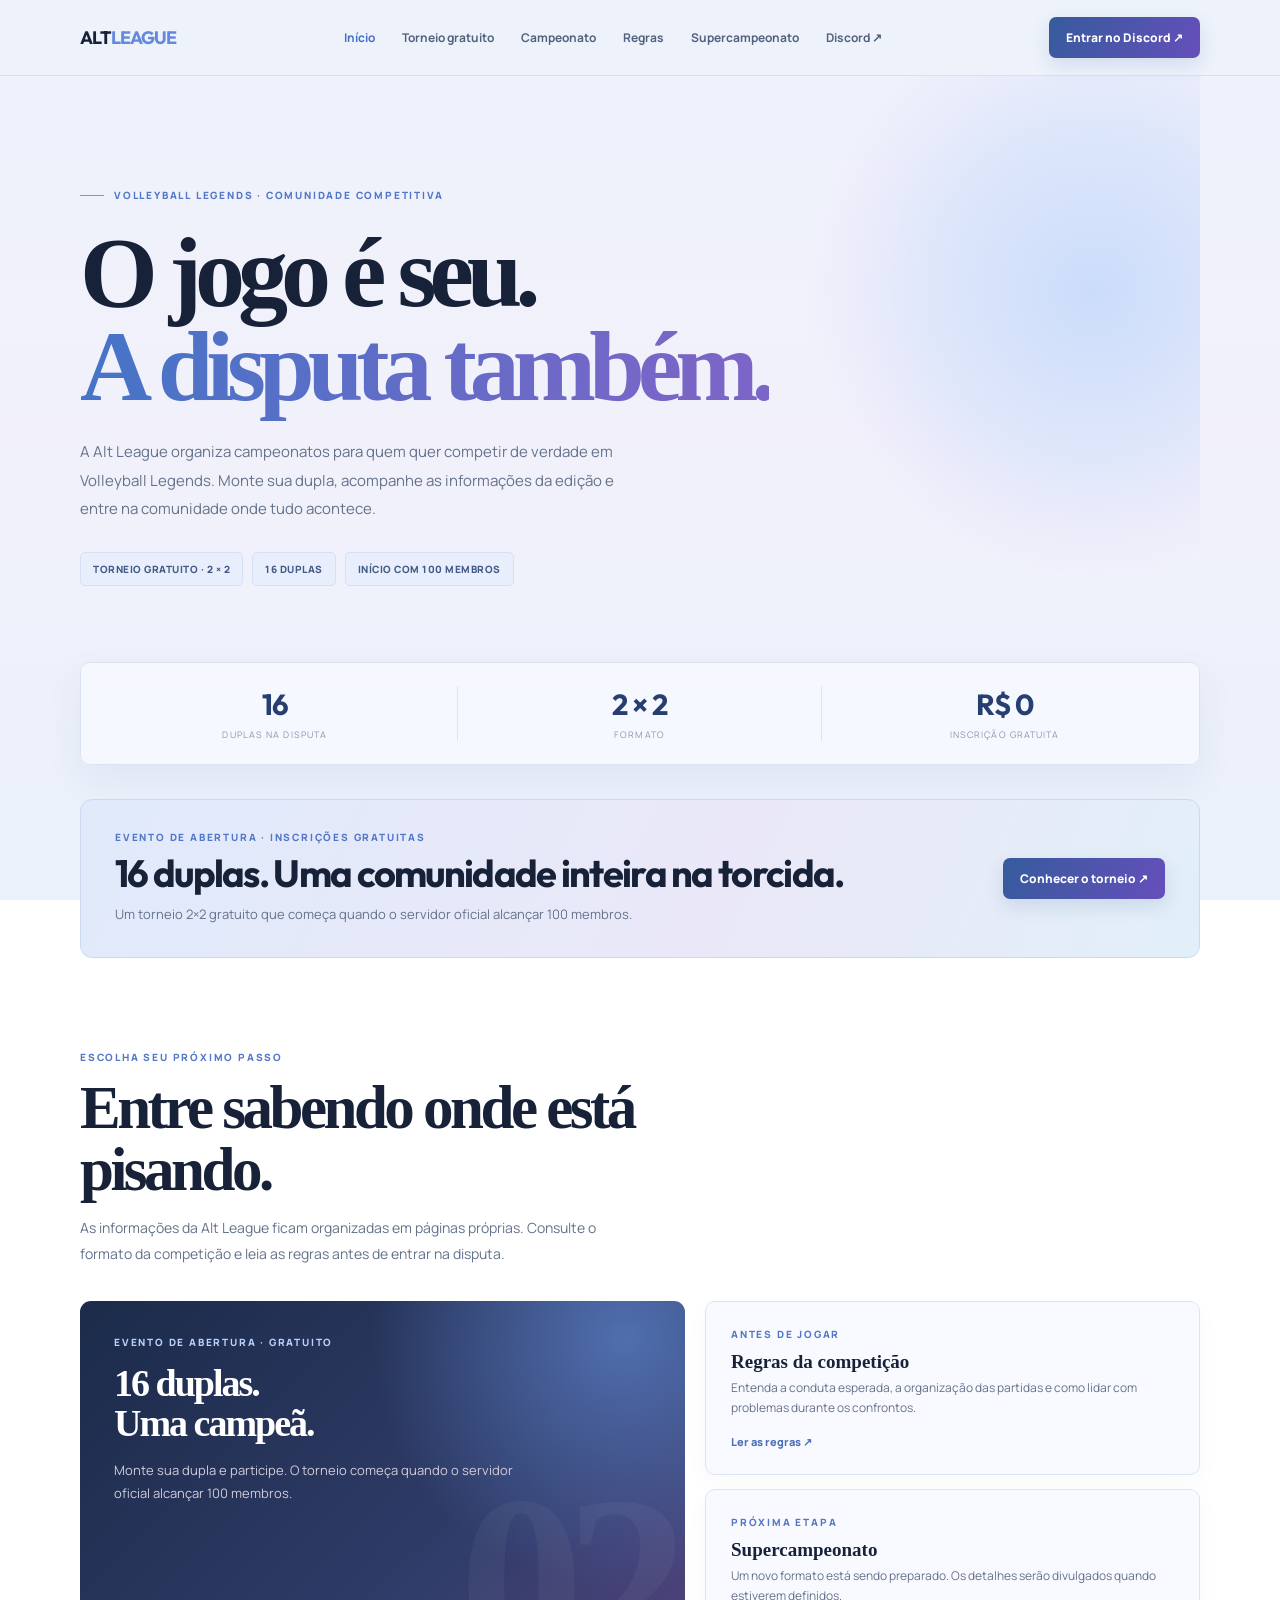
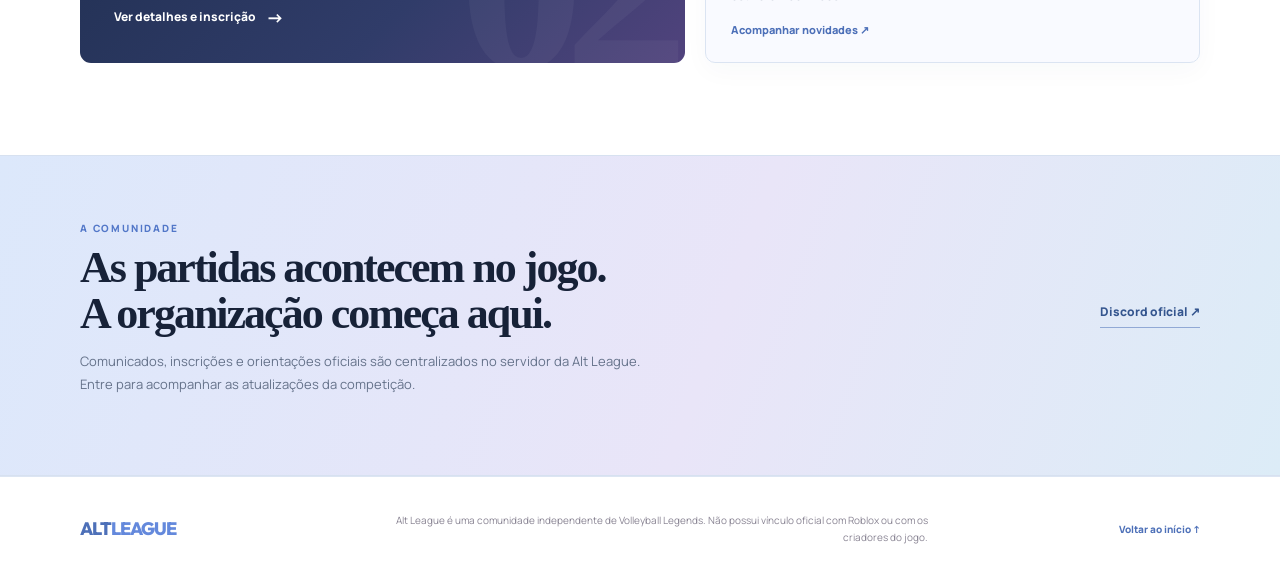
<file: index.html>
<!doctype html><html lang="pt-BR"><head><meta charset="utf-8"><meta name="viewport" content="width=device-width,initial-scale=1"><meta name="theme-color" content="#f8f7fb"><meta name="description" content="Alt League — comunidade competitiva de Volleyball Legends. Acompanhe campeonatos, regras e novidades."><title>Alt League — Competição começa aqui</title><link rel="stylesheet" href="/styles.css"></head><body id="topo">
<header class="nav"><div class="navin"><a class="wordmark" href="/">ALT<span>LEAGUE</span></a><nav class="links" id="links"><a href="/" aria-current="page">Início</a><a href="/torneio-gratuito">Torneio gratuito</a><a href="/campeonato">Campeonato</a><a href="/regras">Regras</a><a href="/supercampeonato">Supercampeonato</a><a href="https://discord.gg/altleague" target="_blank" rel="noopener">Discord ↗</a></nav><a class="discord" href="https://discord.gg/altleague" target="_blank" rel="noopener">Entrar no Discord ↗</a><button class="menu" id="menu" aria-label="Abrir menu" aria-expanded="false">☰</button></div></header>
<main><section class="hero wrap"><div class="hero-inner"><div class="eyebrow">Volleyball Legends · Comunidade competitiva</div><h1>O jogo é seu.<br><span>A disputa também.</span></h1><p>A Alt League organiza campeonatos para quem quer competir de verdade em Volleyball Legends. Monte sua dupla, acompanhe as informações da edição e entre na comunidade onde tudo acontece.</p><div class="hero-meta"><span class="chip">TORNEIO GRATUITO · 2 × 2</span><span class="chip">16 DUPLAS</span><span class="chip">INÍCIO COM 100 MEMBROS</span></div></div></section>
<div class="stats wrap"><div class="stat"><strong>16</strong><span>DUPLAS NA DISPUTA</span></div><div class="stat"><strong>2 × 2</strong><span>FORMATO</span></div><div class="stat"><strong>R$ 0</strong><span>INSCRIÇÃO GRATUITA</span></div></div>
<section class="wrap promo-tournament"><div><div class="kicker">Evento de abertura · Inscrições gratuitas</div><h2>16 duplas. Uma comunidade inteira na torcida.</h2><p>Um torneio 2×2 gratuito que começa quando o servidor oficial alcançar 100 membros.</p></div><a class="discord" href="/torneio-gratuito">Conhecer o torneio ↗</a></section><section class="section wrap"><div class="sectionhead"><div class="kicker">Escolha seu próximo passo</div><h2>Entre sabendo onde está pisando.</h2><p>As informações da Alt League ficam organizadas em páginas próprias. Consulte o formato da competição e leia as regras antes de entrar na disputa.</p></div><div class="feature"><article class="feature-main"><div><div class="kicker">Evento de abertura · gratuito</div><h3>16 duplas.<br>Uma campeã.</h3><p>Monte sua dupla e participe. O torneio começa quando o servidor oficial alcançar 100 membros.</p></div><a class="textlink" href="/torneio-gratuito">Ver detalhes e inscrição <span>→</span></a></article><div class="feature-side"><article class="tile"><div><div class="kicker">Antes de jogar</div><h3>Regras da competição</h3><p>Entenda a conduta esperada, a organização das partidas e como lidar com problemas durante os confrontos.</p></div><a href="/regras">Ler as regras ↗</a></article><article class="tile"><div><div class="kicker">Próxima etapa</div><h3>Supercampeonato</h3><p>Um novo formato está sendo preparado. Os detalhes serão divulgados quando estiverem definidos.</p></div><a href="/supercampeonato">Acompanhar novidades ↗</a></article></div></div></section>
<section class="band"><div class="wrap bandin"><div><div class="kicker">A comunidade</div><h2>As partidas acontecem no jogo.<br>A organização começa aqui.</h2><p>Comunicados, inscrições e orientações oficiais são centralizados no servidor da Alt League. Entre para acompanhar as atualizações da competição.</p></div><a class="bandlink" href="https://discord.gg/altleague" target="_blank" rel="noopener">Discord oficial ↗</a></div></section></main>
<footer class="footer"><div class="wrap foot"><a class="wordmark" href="/">ALT<span>LEAGUE</span></a><p>Alt League é uma comunidade independente de Volleyball Legends. Não possui vínculo oficial com Roblox ou com os criadores do jogo.</p><a href="#topo">Voltar ao início ↑</a></div></footer>
<script>const menu=document.getElementById('menu'),links=document.getElementById('links');menu.addEventListener('click',()=>{const open=links.classList.toggle('open');menu.setAttribute('aria-expanded',String(open))});links.querySelectorAll('a').forEach(a=>a.addEventListener('click',()=>{links.classList.remove('open');menu.setAttribute('aria-expanded','false')}));</script><script src="/script.js" defer></script></body></html>
</file>
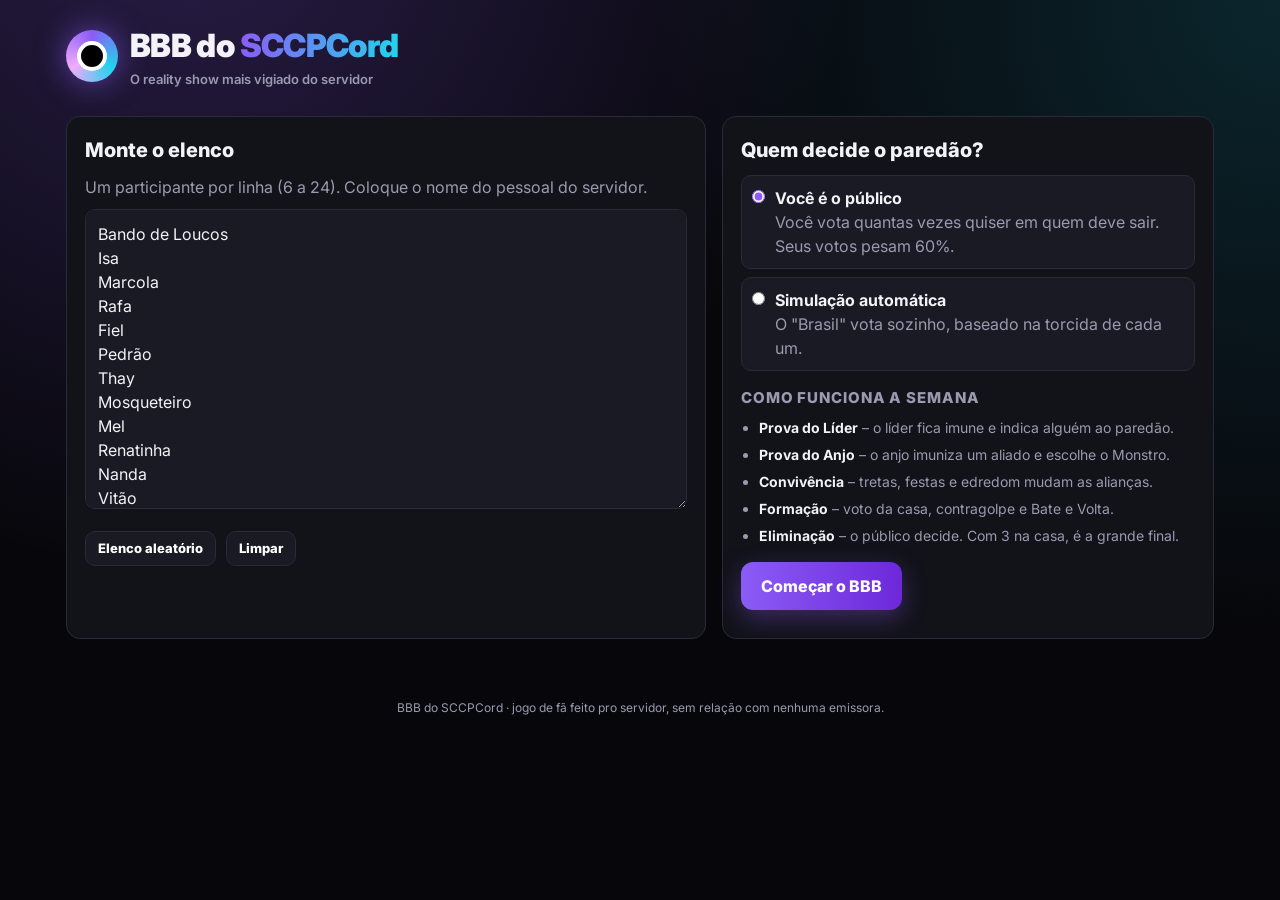
<file: bbb/index.html>
<!DOCTYPE html>
<html lang="pt-BR">
<head>
  <meta charset="UTF-8" />
  <meta name="viewport" content="width=device-width, initial-scale=1.0" />
  <title>BBB do SCCPCord</title>
  <meta name="description" content="Simulador do BBB do SCCPCord: líder, anjo, monstro, paredão e votação do público." />
  <link rel="preconnect" href="https://fonts.googleapis.com">
  <link rel="preconnect" href="https://fonts.gstatic.com" crossorigin>
  <link href="https://fonts.googleapis.com/css2?family=Inter:wght@400;600;700;800;900&display=swap" rel="stylesheet">
  <style>
    :root {
      --bg: #07070b;
      --panel: #121219;
      --panel-2: #1a1a24;
      --line: #2a2a38;
      --text: #f2f2f7;
      --muted: #9a9ab0;
      --accent: #8b5cf6;
      --accent-2: #22d3ee;
      --gold: #fbbf24;
      --red: #ef4444;
      --green: #22c55e;
      --angel: #93c5fd;
      --radius: 14px;
    }
    * { margin: 0; padding: 0; box-sizing: border-box; }
    body {
      font-family: 'Inter', system-ui, sans-serif;
      background: var(--bg);
      background-image:
        radial-gradient(circle at 15% -10%, rgba(139,92,246,.25), transparent 45%),
        radial-gradient(circle at 100% 0%, rgba(34,211,238,.15), transparent 40%);
      background-attachment: fixed;
      color: var(--text);
      min-height: 100vh;
      line-height: 1.5;
    }
    button { font: inherit; cursor: pointer; border: 0; }
    .wrap { max-width: 1180px; margin: 0 auto; padding: 0 16px; }

    /* Header */
    header { padding: 22px 0 10px; }
    .top { display: flex; align-items: center; justify-content: space-between; gap: 12px; flex-wrap: wrap; }
    .logo { display: flex; align-items: center; gap: 12px; }
    .eye {
      width: 52px; height: 52px; border-radius: 50%;
      background: conic-gradient(from 0deg, var(--accent), var(--accent-2), #f0abfc, var(--accent));
      display: grid; place-items: center;
      box-shadow: 0 0 30px rgba(139,92,246,.6);
      animation: spin 8s linear infinite;
    }
    .eye::after {
      content: ""; width: 22px; height: 22px; border-radius: 50%;
      background: #000; border: 4px solid #fff;
    }
    @keyframes spin { to { transform: rotate(360deg); } }
    .logo h1 { font-size: clamp(22px, 4vw, 32px); font-weight: 900; letter-spacing: -.02em; }
    .logo h1 span {
      background: linear-gradient(90deg, var(--accent), var(--accent-2));
      -webkit-background-clip: text; background-clip: text; color: transparent;
    }
    .logo small { display: block; color: var(--muted); font-size: 13px; font-weight: 600; }
    .pills { display: flex; gap: 8px; flex-wrap: wrap; }
    .pill {
      background: var(--panel-2); border: 1px solid var(--line);
      padding: 6px 12px; border-radius: 999px; font-size: 13px; font-weight: 700;
    }

    /* Buttons */
    .btn {
      background: linear-gradient(90deg, var(--accent), #6d28d9);
      color: #fff; font-weight: 800; padding: 12px 20px; border-radius: 12px;
      box-shadow: 0 8px 24px rgba(139,92,246,.35);
      transition: transform .15s, filter .15s;
    }
    .btn:hover { transform: translateY(-1px); filter: brightness(1.1); }
    .btn:disabled { opacity: .5; cursor: not-allowed; transform: none; }
    .btn.ghost { background: var(--panel-2); border: 1px solid var(--line); box-shadow: none; }
    .btn.small { padding: 7px 12px; font-size: 13px; border-radius: 10px; }
    .btn.danger { background: linear-gradient(90deg, #ef4444, #b91c1c); box-shadow: 0 8px 24px rgba(239,68,68,.3); }

    .card {
      background: var(--panel); border: 1px solid var(--line);
      border-radius: var(--radius); padding: 18px;
    }
    h2 { font-size: 20px; font-weight: 800; margin-bottom: 10px; }
    h3 { font-size: 15px; font-weight: 800; margin-bottom: 8px; color: var(--muted); text-transform: uppercase; letter-spacing: .06em; }
    .muted { color: var(--muted); }
    .hidden { display: none !important; }

    /* Setup */
    #setup { display: grid; grid-template-columns: 1.3fr 1fr; gap: 16px; margin: 16px 0 40px; }
    textarea, input[type=text] {
      width: 100%; background: var(--panel-2); color: var(--text);
      border: 1px solid var(--line); border-radius: 10px; padding: 12px; font: inherit;
    }
    textarea { min-height: 300px; resize: vertical; }
    .opt { display: flex; gap: 10px; align-items: flex-start; padding: 10px; border-radius: 10px; background: var(--panel-2); border: 1px solid var(--line); margin-bottom: 8px; cursor: pointer; }
    .opt input { margin-top: 4px; accent-color: var(--accent); }
    .opt b { display: block; }
    .rules li { margin: 0 0 6px 18px; color: var(--muted); font-size: 14px; }
    .rules li b { color: var(--text); }

    /* Game */
    #game { margin: 16px 0 40px; }
    .layout { display: grid; grid-template-columns: 1.6fr 1fr; gap: 16px; align-items: start; }
    .stage { min-height: 300px; }
    .phase-tag {
      display: inline-block; font-size: 12px; font-weight: 800; letter-spacing: .08em;
      text-transform: uppercase; padding: 4px 10px; border-radius: 999px;
      background: rgba(139,92,246,.18); color: #c4b5fd; margin-bottom: 10px;
    }
    .stage-body p { margin-bottom: 10px; }
    .stage-body .big { font-size: 22px; font-weight: 900; }
    .stage-actions { display: flex; gap: 10px; flex-wrap: wrap; margin-top: 16px; }
    .vote-list { list-style: none; display: grid; grid-template-columns: repeat(auto-fill, minmax(200px, 1fr)); gap: 6px; margin: 10px 0; }
    .vote-list li { background: var(--panel-2); padding: 6px 10px; border-radius: 8px; font-size: 14px; }
    .bars { margin: 12px 0; display: grid; gap: 10px; }
    .bar-row { display: grid; grid-template-columns: 110px 1fr 60px; gap: 10px; align-items: center; font-weight: 700; }
    .bar-row .name { overflow: hidden; text-overflow: ellipsis; white-space: nowrap; }
    .bar { height: 16px; border-radius: 999px; background: var(--panel-2); overflow: hidden; }
    .bar i { display: block; height: 100%; width: 0; background: linear-gradient(90deg, var(--accent), var(--red)); transition: width 1.4s ease; }
    .bar.win i { background: linear-gradient(90deg, var(--accent-2), var(--green)); }
    .reveal { animation: pop .6s ease; }
    @keyframes pop { from { transform: scale(.85); opacity: 0; } to { transform: scale(1); opacity: 1; } }

    .vote-buttons { display: grid; grid-template-columns: repeat(auto-fill, minmax(160px, 1fr)); gap: 10px; margin: 12px 0; }
    .vote-btn {
      background: var(--panel-2); border: 1px solid var(--line); color: var(--text);
      border-radius: 12px; padding: 14px; text-align: center; font-weight: 800;
      transition: border-color .15s, transform .1s;
    }
    .vote-btn:hover { border-color: var(--red); }
    .vote-btn:active { transform: scale(.97); }
    .vote-btn .count { display: block; font-size: 12px; color: var(--muted); font-weight: 600; margin-top: 4px; }
    .vote-btn.positive:hover { border-color: var(--green); }

    .log { max-height: 520px; overflow-y: auto; }
    .log-entry { padding: 8px 0; border-bottom: 1px solid var(--line); font-size: 14px; }
    .log-entry:last-child { border-bottom: 0; }
    .log-entry .wk { font-size: 11px; font-weight: 800; color: var(--accent-2); text-transform: uppercase; letter-spacing: .06em; }

    .house { margin-top: 16px; }
    .grid { display: grid; grid-template-columns: repeat(auto-fill, minmax(130px, 1fr)); gap: 10px; }
    .p {
      background: var(--panel); border: 1px solid var(--line); border-radius: var(--radius);
      padding: 12px 10px; text-align: center; position: relative; transition: transform .2s, border-color .2s;
    }
    .p .av {
      width: 64px; height: 64px; border-radius: 50%; margin: 0 auto 8px;
      display: grid; place-items: center; font-size: 26px; font-weight: 900; color: #fff;
      border: 3px solid transparent;
    }
    .p .nm { font-weight: 800; font-size: 14px; overflow: hidden; text-overflow: ellipsis; white-space: nowrap; }
    .p .badges { display: flex; flex-wrap: wrap; justify-content: center; gap: 4px; margin-top: 6px; min-height: 20px; }
    .badge { font-size: 10px; font-weight: 800; padding: 2px 6px; border-radius: 999px; text-transform: uppercase; letter-spacing: .04em; }
    .b-lider { background: rgba(251,191,36,.2); color: var(--gold); }
    .b-anjo { background: rgba(147,197,253,.2); color: var(--angel); }
    .b-imune { background: rgba(34,197,94,.2); color: var(--green); }
    .b-monstro { background: rgba(244,114,182,.2); color: #f9a8d4; }
    .b-paredao { background: rgba(239,68,68,.25); color: #fca5a5; }
    .b-vip { background: rgba(34,211,238,.18); color: var(--accent-2); }
    .p.lider { border-color: var(--gold); }
    .p.paredao { border-color: var(--red); box-shadow: 0 0 18px rgba(239,68,68,.3); }
    .p.out { opacity: .4; filter: grayscale(1); }
    .p .torcida { height: 4px; border-radius: 999px; background: var(--panel-2); margin-top: 8px; overflow: hidden; }
    .p .torcida i { display: block; height: 100%; background: var(--accent-2); }
    .p .sub { font-size: 11px; color: var(--muted); margin-top: 4px; }

    .winner { text-align: center; padding: 20px 0; }
    .winner .crown { font-size: 60px; animation: pop .8s ease; }
    .winner .wname { font-size: clamp(28px, 6vw, 44px); font-weight: 900; background: linear-gradient(90deg, var(--gold), #fde68a); -webkit-background-clip: text; background-clip: text; color: transparent; }
    .rank { list-style: none; margin-top: 10px; }
    .rank li { display: flex; justify-content: space-between; gap: 12px; padding: 6px 10px; border-radius: 8px; font-size: 14px; }
    .rank li:nth-child(odd) { background: var(--panel-2); }
    .rank li span:last-child { text-align: right; }

    footer { text-align: center; color: var(--muted); font-size: 12px; padding: 20px 16px 30px; }

    @media (max-width: 860px) {
      #setup, .layout { grid-template-columns: 1fr; }
      .log { max-height: 300px; }
      .bar-row { grid-template-columns: 80px 1fr 52px; }
    }
  </style>
</head>
<body>
  <header>
    <div class="wrap top">
      <div class="logo">
        <div class="eye" aria-hidden="true"></div>
        <div>
          <h1>BBB do <span>SCCPCord</span></h1>
          <small>O reality show mais vigiado do servidor</small>
        </div>
      </div>
      <div class="pills" id="pills"></div>
    </div>
  </header>

  <main class="wrap">
    <!-- Tela de configuração -->
    <section id="setup">
      <div class="card">
        <h2>Monte o elenco</h2>
        <p class="muted" style="margin-bottom:10px">Um participante por linha (6 a 24). Coloque o nome do pessoal do servidor.</p>
        <textarea id="names" spellcheck="false"></textarea>
        <div class="stage-actions">
          <button class="btn ghost small" id="shuffleNames">Elenco aleatório</button>
          <button class="btn ghost small" id="clearNames">Limpar</button>
        </div>
      </div>
      <div class="card">
        <h2>Quem decide o paredão?</h2>
        <label class="opt"><input type="radio" name="mode" value="publico" checked>
          <span><b>Você é o público</b><span class="muted">Você vota quantas vezes quiser em quem deve sair. Seus votos pesam 60%.</span></span>
        </label>
        <label class="opt"><input type="radio" name="mode" value="auto">
          <span><b>Simulação automática</b><span class="muted">O "Brasil" vota sozinho, baseado na torcida de cada um.</span></span>
        </label>
        <h3 style="margin-top:16px">Como funciona a semana</h3>
        <ul class="rules">
          <li><b>Prova do Líder</b> – o líder fica imune e indica alguém ao paredão.</li>
          <li><b>Prova do Anjo</b> – o anjo imuniza um aliado e escolhe o Monstro.</li>
          <li><b>Convivência</b> – tretas, festas e edredom mudam as alianças.</li>
          <li><b>Formação</b> – voto da casa, contragolpe e Bate e Volta.</li>
          <li><b>Eliminação</b> – o público decide. Com 3 na casa, é a grande final.</li>
        </ul>
        <div class="stage-actions">
          <button class="btn" id="start">Começar o BBB</button>
          <button class="btn ghost hidden" id="resume">Continuar jogo salvo</button>
        </div>
        <p class="muted" id="setupError" style="margin-top:10px;color:var(--red)"></p>
      </div>
    </section>

    <!-- Tela do jogo -->
    <section id="game" class="hidden">
      <div class="layout">
        <div class="card stage">
          <span class="phase-tag" id="phaseTag"></span>
          <h2 id="phaseTitle"></h2>
          <div class="stage-body" id="stageBody"></div>
          <div class="stage-actions" id="stageActions"></div>
        </div>
        <div class="card">
          <h3>Diário da casa</h3>
          <div class="log" id="log"></div>
        </div>
      </div>
      <div class="house">
        <h3>Na casa</h3>
        <div class="grid" id="grid"></div>
      </div>
      <div class="stage-actions" style="justify-content:flex-end">
        <button class="btn ghost small" id="reset">Novo jogo</button>
      </div>
    </section>
  </main>

  <footer>BBB do SCCPCord · jogo de fã feito pro servidor, sem relação com nenhuma emissora.</footer>

  <script>
    const SAVE_KEY = 'bbb-sccpcord-v1';
    const NAME_POOL = ['Fiel', 'Gaviã', 'Timãozeiro', 'Mosqueteiro', 'Bando de Loucos', 'Marcola', 'Cassinho', 'Renatinha', 'Juninho', 'Bia', 'Tiaguinho', 'Duda', 'Pedrão', 'Lari', 'Vitão', 'Mel', 'Gui', 'Nanda', 'Rafa', 'Isa', 'Caio', 'Jéssica', 'Biel', 'Thay'];
    const COLORS = ['#8b5cf6', '#22d3ee', '#f472b6', '#f59e0b', '#10b981', '#ef4444', '#6366f1', '#14b8a6', '#e879f9', '#84cc16', '#f97316', '#0ea5e9'];

    const PROVAS_LIDER = [
      'Prova de resistência: segurar a taça do Mundial debaixo de chuva',
      'Quiz do Timão: quem sabe mais da história do Corinthians',
      'Prova de agilidade no circuito da Fazendinha',
      'Prova de sorte: abrir caixas com o nome dos rivais',
      'Prova de pontaria: bola na gaveta, igual no Itaquerão'
    ];
    const PROVAS_ANJO = [
      'Prova do Anjo: montar o escudo do Timão em quebra-cabeça',
      'Prova do Anjo: corrida de saco no jardim',
      'Prova do Anjo: adivinhar o placar dos últimos clássicos'
    ];
    const CASTIGOS = [
      'vestir a camisa do Palmeiras por 24 horas',
      'ficar fantasiado de galinha até domingo',
      'só falar rimando até a formação do paredão',
      'acordar a casa toda com o hino do Corinthians a cada 2 horas',
      'ficar preso por uma corrente com quem mais odeia'
    ];

    // Eventos de convivência: a e b são participantes ativos
    const EVENTOS = [
      { t: '{a} e {b} discutiram feio na cozinha por causa da louça.', fx: (a, b) => { aff(a, b, -30); pop(a, -4); pop(b, -2); } },
      { t: '{a} fez um discurso emocionante sobre o Timão e ganhou a torcida.', fx: (a) => pop(a, 9) },
      { t: '{a} e {b} juraram aliança até a final.', fx: (a, b) => aff(a, b, 28) },
      { t: '{a} falou mal de {b} no quarto e {b} ouviu tudo.', fx: (a, b) => { aff(a, b, -35); pop(a, -6); } },
      { t: '{a} comeu o último iogurte de {b}.', fx: (a, b) => aff(a, b, -15) },
      { t: 'Festa! {a} dançou a noite inteira e animou a casa.', fx: (a) => { pop(a, 4); others(a, 6); } },
      { t: '{a} chorou no confessionário e o público se emocionou.', fx: (a) => pop(a, 5) },
      { t: '{a} e {b} foram pro edredom 👀', fx: (a, b) => { aff(a, b, 40); pop(a, 2); pop(b, 2); } },
      { t: '{a} combinou voto com {b} no banheiro.', fx: (a, b) => { aff(a, b, 18); pop(a, -2); } },
      { t: '{a} passou 3 horas xingando o Palmeiras. O público amou.', fx: (a) => pop(a, 7) },
      { t: '{a} confessou que já torceu pro São Paulo. A casa ficou em choque.', fx: (a) => { pop(a, -10); others(a, -8); } },
      { t: '{a} acordou {b} batendo panela às 6h da manhã.', fx: (a, b) => { aff(a, b, -20); pop(a, 3); } },
      { t: '{a} cozinhou um banquete pra casa toda.', fx: (a) => { others(a, 10); pop(a, 3); } },
      { t: '{a} e {b} fizeram as pazes depois de uma DR de 2 horas.', fx: (a, b) => aff(a, b, 30) },
      { t: '{a} foi pego planejando jogo sozinho na despensa.', fx: (a) => { others(a, -10); pop(a, -3); } },
      { t: '{a} deu um fora em {b} ao vivo.', fx: (a, b) => { aff(a, b, -25); pop(b, 6); } }
    ];

    let S = null; // estado do jogo

    // ---------- utilidades ----------
    const $ = (id) => document.getElementById(id);
    const rnd = (min, max) => Math.random() * (max - min) + min;
    const pick = (arr) => arr[Math.floor(Math.random() * arr.length)];
    const shuffle = (arr) => { const a = [...arr]; for (let i = a.length - 1; i > 0; i--) { const j = Math.floor(Math.random() * (i + 1)); [a[i], a[j]] = [a[j], a[i]]; } return a; };
    const esc = (s) => String(s).replace(/[&<>"']/g, (c) => ({ '&': '&amp;', '<': '&lt;', '>': '&gt;', '"': '&quot;', "'": '&#39;' }[c]));
    const P = (id) => S.players.find((p) => p.id === id);
    const N = (id) => `<b>${esc(P(id).name)}</b>`;
    const active = () => S.players.filter((p) => !p.out).map((p) => p.id);
    const clamp = (v, a, b) => Math.max(a, Math.min(b, v));

    function aff(a, b, d) {
      S.aff[a][b] = clamp(S.aff[a][b] + d, -100, 100);
      S.aff[b][a] = clamp(S.aff[b][a] + d, -100, 100);
    }
    function pop(a, d) { const p = P(a); p.pop = clamp(p.pop + d, 0, 100); }
    function others(a, d) { active().forEach((o) => { if (o !== a) S.aff[o][a] = clamp(S.aff[o][a] + d, -100, 100); }); }

    function save() { try { localStorage.setItem(SAVE_KEY, JSON.stringify(S)); } catch (e) {} }
    function load() { try { return JSON.parse(localStorage.getItem(SAVE_KEY)); } catch (e) { return null; } }
    function clearSave() { try { localStorage.removeItem(SAVE_KEY); } catch (e) {} }

    function log(html) { S.log.unshift({ w: S.week, html }); }

    // ---------- setup ----------
    function randomCast() { $('names').value = shuffle(NAME_POOL).slice(0, 12).join('\n'); }

    function newGame() {
      const names = [...new Set($('names').value.split('\n').map((s) => s.trim()).filter(Boolean))];
      if (names.length < 6 || names.length > 24) {
        $('setupError').textContent = `Precisa de 6 a 24 participantes (você colocou ${names.length}).`;
        return;
      }
      const mode = document.querySelector('input[name=mode]:checked').value;
      const players = names.map((name, i) => ({
        id: i, name, color: COLORS[i % COLORS.length],
        forca: rnd(20, 100), sorte: rnd(20, 100), pop: rnd(35, 65), out: false
      }));
      const affm = {};
      players.forEach((a) => { affm[a.id] = {}; players.forEach((b) => { affm[a.id][b.id] = a.id === b.id ? 0 : Math.round(rnd(-30, 30)); }); });
      S = {
        players, aff: affm, mode, week: 1, phase: 'lider', log: [],
        lider: null, lastLider: null, anjo: null, imune: null, monstro: null, vip: [],
        nominees: [], userVotes: {}, result: null, ranking: [], done: false
      };
      // relações simétricas no começo
      players.forEach((a) => players.forEach((b) => { if (a.id < b.id) S.aff[b.id][a.id] = S.aff[a.id][b.id]; }));
      log(`Os portões se abriram! ${players.length} participantes entraram na casa do BBB do SCCPCord.`);
      S.view = renderIntro();
      save();
      showGame();
    }

    // ---------- fases ----------
    // Cada fase calcula o resultado e devolve {tag, title, body, actions}
    function renderIntro() {
      return {
        tag: 'Estreia', title: 'Bem-vindos à casa mais vigiada do servidor',
        body: `<p>${S.players.length} participantes. Só um leva o prêmio de <b>1 milhão de reais do Monopoly</b> e o título de campeão do BBB do SCCPCord.</p>
               <p class="muted">Clique em continuar pra começar a primeira Prova do Líder.</p>`,
        next: 'Prova do Líder ▶'
      };
    }

    function weekStart() {
      S.lider = null; S.anjo = null; S.imune = null; S.monstro = null; S.vip = [];
      S.nominees = []; S.userVotes = {}; S.result = null;
    }

    function phaseLider() {
      weekStart();
      if (active().length <= 3) return phaseFinal();
      const prova = pick(PROVAS_LIDER);
      const pool = active().filter((id) => id !== S.lastLider);
      const scored = pool.map((id) => ({ id, s: P(id).forca * .5 + P(id).sorte * .5 + rnd(0, 80) })).sort((a, b) => b.s - a.s);
      S.lider = scored[0].id;
      S.lastLider = S.lider;
      S.vip = active().filter((id) => id !== S.lider).sort((a, b) => S.aff[S.lider][b] - S.aff[S.lider][a]).slice(0, Math.min(3, active().length - 2));
      S.vip.forEach((v) => aff(S.lider, v, 5));
      pop(S.lider, 2);
      log(`👑 ${N(S.lider)} venceu a Prova do Líder.`);
      const hasAnjo = active().length > 4;
      S.phase = hasAnjo ? 'anjo' : 'convivencia';
      return {
        tag: `Semana ${S.week}`, title: 'Prova do Líder',
        body: `<p class="muted">${esc(prova)}</p>
               <p>Depois de muita disputa, ${scored[1] ? `${N(scored[1].id)} chegou perto, mas ` : ''}quem leva a liderança é...</p>
               <p class="big reveal">👑 ${N(S.lider)}</p>
               <p>${N(S.lider)} está imune e escolheu pro VIP: ${S.vip.map(N).join(', ') || 'ninguém'}.</p>
               ${S.week > 1 ? '<p class="muted">O líder da semana passada não pôde participar.</p>' : ''}`,
        next: hasAnjo ? 'Prova do Anjo ▶' : 'Convivência ▶'
      };
    }

    function phaseAnjo() {
      const prova = pick(PROVAS_ANJO);
      const pool = active().filter((id) => id !== S.lider);
      const scored = pool.map((id) => ({ id, s: P(id).sorte * .7 + P(id).forca * .3 + rnd(0, 80) })).sort((a, b) => b.s - a.s);
      S.anjo = scored[0].id;
      // imuniza o maior aliado (que não seja o líder)
      const candidatos = active().filter((id) => id !== S.lider && id !== S.anjo);
      S.imune = candidatos.sort((a, b) => S.aff[S.anjo][b] - S.aff[S.anjo][a])[0];
      aff(S.anjo, S.imune, 10);
      // monstro: o menos querido do anjo (não pode ser líder nem o imunizado)
      const mpool = active().filter((id) => id !== S.lider && id !== S.anjo && id !== S.imune);
      S.monstro = mpool.sort((a, b) => S.aff[S.anjo][a] - S.aff[S.anjo][b])[0];
      const castigo = pick(CASTIGOS);
      aff(S.anjo, S.monstro, -15);
      pop(S.monstro, Math.round(rnd(-3, 5)));
      log(`😇 ${N(S.anjo)} foi o anjo, imunizou ${N(S.imune)} e deu o Monstro pra ${N(S.monstro)}.`);
      S.phase = 'convivencia';
      return {
        tag: `Semana ${S.week}`, title: 'Prova do Anjo',
        body: `<p class="muted">${esc(prova)}</p>
               <p class="big reveal">😇 ${N(S.anjo)} é o anjo!</p>
               <p>O colar da imunidade vai para ${N(S.imune)}.</p>
               <p>👹 Monstro: ${N(S.monstro)} vai ter que ${esc(castigo)}.</p>`,
        next: 'Convivência ▶'
      };
    }

    function phaseConvivencia() {
      const ids = active();
      const n = ids.length > 8 ? 4 : 3;
      const lines = [];
      for (let i = 0; i < n; i++) {
        const ev = pick(EVENTOS);
        const [a, b] = shuffle(ids);
        const text = ev.t.replaceAll('{a}', N(a)).replaceAll('{b}', N(b));
        ev.fx(a, b);
        lines.push(text);
        log(text);
      }
      S.phase = 'formacao';
      return {
        tag: `Semana ${S.week}`, title: 'Convivência',
        body: `<p class="muted">Enquanto isso, nas câmeras do pay-per-view...</p>${lines.map((l) => `<p>• ${l}</p>`).join('')}`,
        next: 'Formação do Paredão ▶'
      };
    }

    function phaseFormacao() {
      const parts = [];
      const nominated = [];
      const protegidos = new Set([S.lider, S.imune].filter((x) => x !== null));
      const elegiveis = () => active().filter((id) => !protegidos.has(id) && !nominated.some((n) => n.id === id));
      const piorPara = (quem, pool) => [...pool].sort((a, b) => (S.aff[quem][a] + rnd(-12, 12)) - (S.aff[quem][b] + rnd(-12, 12)))[0];

      if (elegiveis().length <= 3) {
        elegiveis().forEach((id) => nominated.push({ id, how: 'Todos no paredão' }));
        parts.push(`<p>Com poucos participantes na casa, todos que não estão imunes vão direto pro paredão: ${nominated.map((n) => N(n.id)).join(', ')}.</p>`);
      } else {
        // indicação do líder
        const ind = piorPara(S.lider, elegiveis());
        nominated.push({ id: ind, how: 'Indicação do líder' });
        aff(S.lider, ind, -20);
        parts.push(`<p>👑 O líder ${N(S.lider)} indica ${N(ind)} ao paredão.</p>`);

        // voto da casa (o líder não vota)
        const votos = {};
        const lista = [];
        active().filter((v) => v !== S.lider).forEach((v) => {
          const pool = elegiveis().filter((id) => id !== v);
          if (!pool.length) return;
          const alvo = piorPara(v, pool);
          votos[alvo] = (votos[alvo] || 0) + 1;
          aff(v, alvo, -6);
          lista.push(`<li>${N(v)} → ${N(alvo)}</li>`);
        });
        const max = Math.max(...Object.values(votos));
        let empatados = Object.keys(votos).map(Number).filter((id) => votos[id] === max);
        let maisVotado = empatados[0];
        let desempate = '';
        if (empatados.length > 1) {
          maisVotado = piorPara(S.lider, empatados);
          desempate = `<p class="muted">Empate entre ${empatados.map(N).join(' e ')}. O líder desempatou.</p>`;
        }
        nominated.push({ id: maisVotado, how: `Voto da casa (${max} votos)` });
        parts.push(`<p>🗳️ Voto no confessionário:</p><ul class="vote-list">${lista.join('')}</ul>${desempate}
                    <p>Mais votado pela casa: ${N(maisVotado)} com ${max} votos.</p>`);

        // contragolpe do mais votado
        if (elegiveis().length > 1) {
          const cg = piorPara(maisVotado, elegiveis());
          nominated.push({ id: cg, how: 'Contragolpe' });
          aff(maisVotado, cg, -25);
          parts.push(`<p>💥 Contragolpe! ${N(maisVotado)} puxa ${N(cg)} pro paredão.</p>`);
        }

        // bate e volta (não joga quem foi indicado pelo líder)
        if (nominated.length >= 3 && active().length > 5) {
          const jogam = nominated.filter((n) => n.how !== 'Indicação do líder');
          const venc = jogam.map((n) => ({ id: n.id, s: P(n.id).sorte + rnd(0, 100) })).sort((a, b) => b.s - a.s)[0].id;
          nominated.splice(nominated.findIndex((n) => n.id === venc), 1);
          pop(venc, 3);
          parts.push(`<p>🔄 Prova Bate e Volta: ${jogam.map((n) => N(n.id)).join(' x ')}. ${N(venc)} venceu e escapou do paredão!</p>`);
        }
      }

      S.nominees = nominated;
      log(`🔥 Paredão formado: ${nominated.map((n) => N(n.id)).join(', ')}.`);
      S.phase = 'votacao';
      return {
        tag: `Semana ${S.week}`, title: 'Formação do Paredão',
        body: `${parts.join('')}
               <p class="big reveal">🔥 Estão no paredão: ${nominated.map((n) => N(n.id)).join(', ')}</p>`,
        next: S.mode === 'publico' ? 'Abrir votação ▶' : 'Ver resultado ▶'
      };
    }

    function phaseVotacao() {
      // no modo automático pula direto pra eliminação
      if (S.mode !== 'publico') return phaseEliminacao();
      S.phase = 'eliminacao';
      return voteView(false);
    }

    function voteView(final) {
      const alvos = final ? active() : S.nominees.map((n) => n.id);
      const total = alvos.reduce((t, id) => t + (S.userVotes[id] || 0), 0);
      return {
        tag: final ? 'Grande final' : `Semana ${S.week}`,
        title: final ? 'Vote em quem merece ganhar' : 'Votação: quem deve SAIR?',
        body: `<p class="muted">${final ? 'Clique pra votar em quem deve levar o prêmio.' : 'Clique quantas vezes quiser em quem você quer eliminar.'} Total: <b id="totalVotes">${total}</b> votos.</p>
               <div class="vote-buttons">${alvos.map((id) => `
                 <button class="vote-btn ${final ? 'positive' : ''}" data-vote="${id}">${esc(P(id).name)}
                   <span class="count" id="vc-${id}">${S.userVotes[id] || 0} votos</span></button>`).join('')}
               </div>`,
        next: final ? 'Encerrar votação e revelar campeão ▶' : 'Encerrar votação ▶',
        voting: true
      };
    }

    // calcula porcentagens: 'saida' usa rejeição, 'final' usa preferência
    function percentuais(ids, tipo) {
      const sim = ids.map((id) => {
        const p = P(id).pop;
        return Math.max(1, (tipo === 'saida' ? 100 - p : p) + rnd(0, 45));
      });
      const simTot = sim.reduce((a, b) => a + b, 0);
      const userTot = ids.reduce((t, id) => t + (S.userVotes[id] || 0), 0);
      let pct = ids.map((id, i) => {
        const s = sim[i] / simTot;
        if (S.mode !== 'publico' || !userTot) return s;
        return s * .4 + ((S.userVotes[id] || 0) / userTot) * .6;
      });
      // arredonda pra 2 casas e garante que soma 100
      pct = pct.map((x) => Math.round(x * 10000) / 100);
      const diff = Math.round((100 - pct.reduce((a, b) => a + b, 0)) * 100) / 100;
      const iMax = pct.indexOf(Math.max(...pct));
      pct[iMax] = Math.round((pct[iMax] + diff) * 100) / 100;
      return ids.map((id, i) => ({ id, pct: pct[i] })).sort((a, b) => b.pct - a.pct);
    }

    function barsHtml(res, win) {
      return `<div class="bars">${res.map((r) => `
        <div class="bar-row"><span class="name">${esc(P(r.id).name)}</span>
          <div class="bar ${win ? 'win' : ''}"><i data-w="${r.pct}"></i></div><span>${r.pct.toFixed(2)}%</span></div>`).join('')}</div>`;
    }

    function phaseEliminacao() {
      const res = percentuais(S.nominees.map((n) => n.id), 'saida');
      const sai = res[0];
      const p = P(sai.id);
      p.out = true; p.outWeek = S.week; p.outPct = sai.pct;
      S.ranking.unshift({ id: sai.id, label: `Eliminado na semana ${S.week} com ${sai.pct.toFixed(2)}%` });
      // quem fica no paredão ganha torcida
      res.slice(1).forEach((r) => pop(r.id, 6));
      log(`🚪 ${N(sai.id)} foi eliminado com ${sai.pct.toFixed(2)}% dos votos.`);
      S.week += 1;
      S.phase = 'lider';
      return {
        tag: `Semana ${S.week - 1}`, title: 'Noite de eliminação',
        body: `<p>Boa noite, participantes. Vocês sabem que o Brasil está de olho. Hoje alguém deixa a casa...</p>
               ${barsHtml(res, false)}
               <p class="big reveal">🚪 Com ${sai.pct.toFixed(2)}% dos votos, quem sai é ${N(sai.id)}.</p>
               <p class="muted">Restam ${active().length} participantes na casa.</p>`,
        next: active().length <= 3 ? 'Grande final ▶' : `Semana ${S.week} ▶`
      };
    }

    function phaseFinal() {
      S.phase = 'campeao';
      const fin = active();
      log(`🏁 Grande final: ${fin.map(N).join(', ')}.`);
      if (S.mode === 'publico') return voteView(true);
      return phaseCampeao();
    }

    function phaseCampeao() {
      const res = percentuais(active(), 'final');
      // ordem: 3º, 2º, campeão
      [...res].reverse().forEach((r, i) => {
        const pos = res.length - i;
        S.ranking.unshift({ id: r.id, label: pos === 1 ? `🏆 Campeão com ${r.pct.toFixed(2)}%` : `${pos}º lugar com ${r.pct.toFixed(2)}%` });
        if (pos !== 1) P(r.id).out = true;
      });
      const camp = res[0].id;
      S.done = true;
      log(`🏆 ${N(camp)} é o campeão do BBB do SCCPCord!`);
      S.phase = 'fim';
      return {
        tag: 'Grande final', title: 'Temos um campeão!',
        body: `${barsHtml(res, true)}
               <div class="winner"><div class="crown">🏆</div><div class="wname">${esc(P(camp).name)}</div>
               <p class="muted">é o grande campeão do BBB do SCCPCord!</p></div>
               <h3>Classificação final</h3>
               <ol class="rank">${S.ranking.map((r, i) => `<li><span>${i + 1}. ${N(r.id)}</span><span class="muted">${esc(r.label)}</span></li>`).join('')}</ol>`,
        next: null
      };
    }

    const PHASES = {
      lider: phaseLider, anjo: phaseAnjo, convivencia: phaseConvivencia, formacao: phaseFormacao,
      votacao: phaseVotacao, eliminacao: phaseEliminacao, campeao: phaseCampeao
    };

    function advance() {
      const fn = PHASES[S.phase];
      if (!fn) return;
      S.view = fn();
      save();
      render();
      window.scrollTo({ top: 0, behavior: 'smooth' });
    }

    // ---------- render ----------
    function showGame() {
      $('setup').classList.add('hidden');
      $('game').classList.remove('hidden');
      render();
    }

    function render() {
      const v = S.view;
      $('phaseTag').textContent = v.tag;
      $('phaseTitle').textContent = v.title;
      $('stageBody').innerHTML = v.body;
      $('stageActions').innerHTML = v.next ? `<button class="btn" id="nextBtn">${esc(v.next)}</button>` : `<button class="btn" id="againBtn">Jogar de novo</button>`;
      if (v.next) $('nextBtn').onclick = advance;
      else $('againBtn').onclick = resetGame;

      // anima barras
      requestAnimationFrame(() => setTimeout(() => {
        document.querySelectorAll('.bar i').forEach((el) => { el.style.width = el.dataset.w + '%'; });
      }, 50));

      // botões de voto
      document.querySelectorAll('[data-vote]').forEach((b) => {
        b.onclick = () => {
          const id = Number(b.dataset.vote);
          S.userVotes[id] = (S.userVotes[id] || 0) + 1;
          $('vc-' + id).textContent = S.userVotes[id] + ' votos';
          $('totalVotes').textContent = Object.values(S.userVotes).reduce((a, c) => a + c, 0);
          save();
        };
      });

      $('pills').innerHTML = `<span class="pill">Semana ${Math.min(S.week, 99)}</span><span class="pill">${active().length} na casa</span>`;

      $('log').innerHTML = S.log.map((l) => `<div class="log-entry"><div class="wk">Semana ${l.w}</div>${l.html}</div>`).join('');

      const ordem = [...S.players].sort((a, b) => (a.out - b.out) || a.name.localeCompare(b.name));
      const noParedao = new Set(S.phase === 'votacao' || S.phase === 'eliminacao' ? S.nominees.map((n) => n.id) : []);
      $('grid').innerHTML = ordem.map((p) => {
        const badges = [];
        if (!p.out) {
          if (p.id === S.lider) badges.push('<span class="badge b-lider">👑 Líder</span>');
          if (p.id === S.anjo) badges.push('<span class="badge b-anjo">😇 Anjo</span>');
          if (p.id === S.imune) badges.push('<span class="badge b-imune">Imune</span>');
          if (p.id === S.monstro) badges.push('<span class="badge b-monstro">👹 Monstro</span>');
          if (S.vip.includes(p.id)) badges.push('<span class="badge b-vip">VIP</span>');
          if (noParedao.has(p.id)) badges.push('<span class="badge b-paredao">🔥 Paredão</span>');
        }
        const cls = ['p', p.out ? 'out' : '', p.id === S.lider && !p.out ? 'lider' : '', noParedao.has(p.id) ? 'paredao' : ''].join(' ');
        const sub = p.out ? (p.outWeek ? `Saiu na sem. ${p.outWeek} · ${p.outPct.toFixed(1)}%` : 'Finalista') : '';
        return `<div class="${cls}">
          <div class="av" style="background:${p.color}">${esc(p.name.charAt(0).toUpperCase())}</div>
          <div class="nm" title="${esc(p.name)}">${esc(p.name)}</div>
          <div class="badges">${badges.join('')}</div>
          ${p.out ? `<div class="sub">${sub}</div>` : `<div class="torcida" title="Torcida"><i style="width:${p.pop}%"></i></div>`}
        </div>`;
      }).join('');
    }

    function resetGame() {
      if (S && !S.done && !confirm('Apagar o jogo atual e começar outro?')) return;
      clearSave();
      S = null;
      $('game').classList.add('hidden');
      $('setup').classList.remove('hidden');
      $('resume').classList.add('hidden');
      $('pills').innerHTML = '';
    }

    // ---------- init ----------
    randomCast();
    $('shuffleNames').onclick = randomCast;
    $('clearNames').onclick = () => { $('names').value = ''; $('names').focus(); };
    $('start').onclick = newGame;
    $('reset').onclick = resetGame;
    const saved = load();
    if (saved && saved.players && !saved.done) {
      $('resume').classList.remove('hidden');
      $('resume').onclick = () => { S = saved; showGame(); };
    }
  </script>
</body>
</html>
</file>
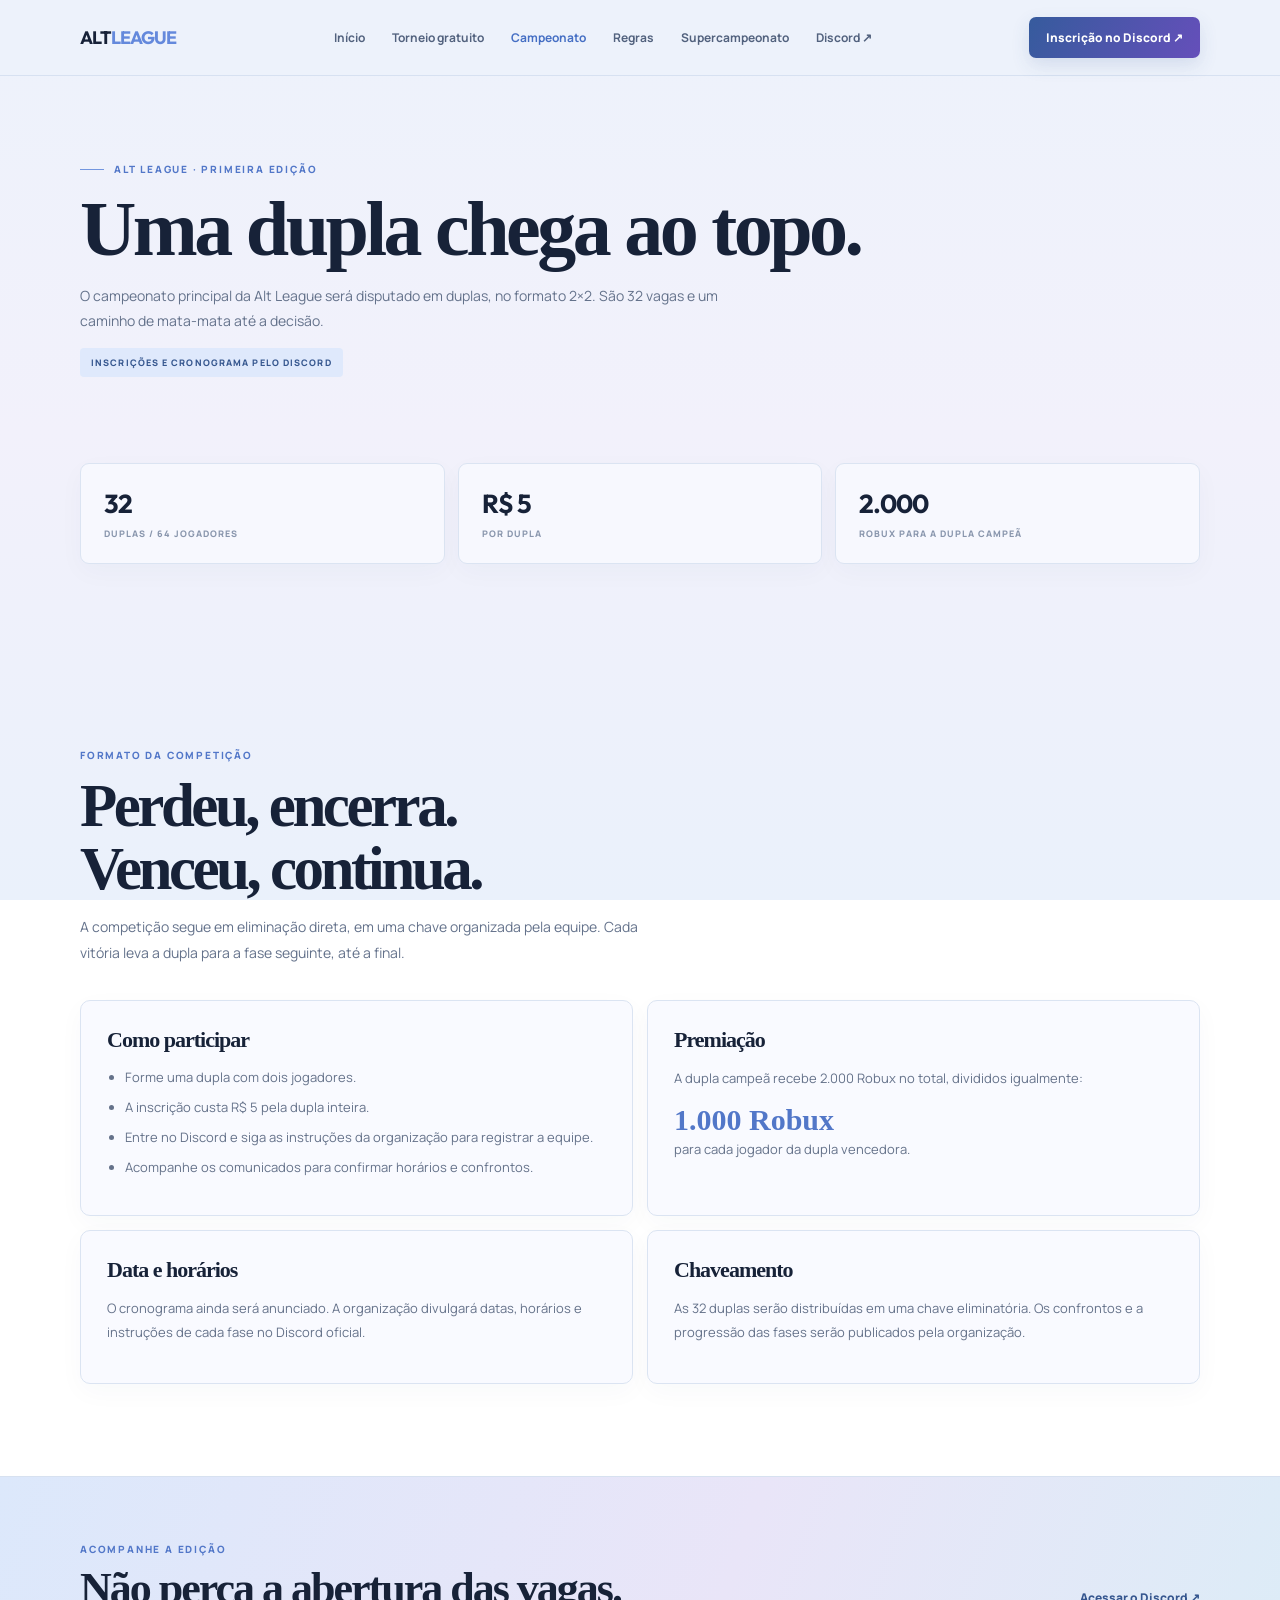
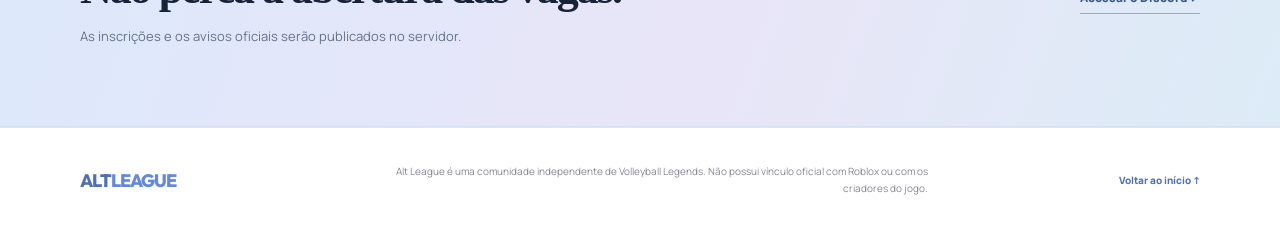
<file: campeonato/index.html>
<!doctype html><html lang="pt-BR"><head><meta charset="utf-8"><meta name="viewport" content="width=device-width,initial-scale=1"><meta name="description" content="Informações do campeonato 2x2 da Alt League: formato, vagas, inscrição e premiação."><title>Campeonato 2×2 — Alt League</title><link rel="stylesheet" href="/styles.css"></head><body id="topo"><header class="nav"><div class="navin"><a class="wordmark" href="/">ALT<span>LEAGUE</span></a><nav class="links" id="links"><a href="/">Início</a><a href="/torneio-gratuito">Torneio gratuito</a><a href="/campeonato" aria-current="page">Campeonato</a><a href="/regras">Regras</a><a href="/supercampeonato">Supercampeonato</a><a href="https://discord.gg/altleague">Discord ↗</a></nav><a class="discord" href="https://discord.gg/altleague" target="_blank" rel="noopener">Inscrição no Discord ↗</a><button class="menu" id="menu" aria-label="Abrir menu" aria-expanded="false">☰</button></div></header><main><section class="pagehero wrap"><div class="eyebrow">Alt League · Primeira edição</div><h1>Uma dupla chega ao topo.</h1><p>O campeonato principal da Alt League será disputado em duplas, no formato 2×2. São 32 vagas e um caminho de mata-mata até a decisão.</p><span class="page-label">Inscrições e cronograma pelo Discord</span></section><section class="section wrap" style="padding-top:20px"><div class="info-grid"><div class="info"><strong>32</strong><span>DUPLAS / 64 JOGADORES</span></div><div class="info"><strong>R$ 5</strong><span>POR DUPLA</span></div><div class="info"><strong>2.000</strong><span>ROBUX PARA A DUPLA CAMPEÃ</span></div></div></section><section class="section wrap"><div class="sectionhead"><div class="kicker">Formato da competição</div><h2>Perdeu, encerra.<br>Venceu, continua.</h2><p>A competição segue em eliminação direta, em uma chave organizada pela equipe. Cada vitória leva a dupla para a fase seguinte, até a final.</p></div><div class="content-grid"><article class="panel"><h2>Como participar</h2><ul><li>Forme uma dupla com dois jogadores.</li><li>A inscrição custa R$ 5 pela dupla inteira.</li><li>Entre no Discord e siga as instruções da organização para registrar a equipe.</li><li>Acompanhe os comunicados para confirmar horários e confrontos.</li></ul></article><article class="panel"><h2>Premiação</h2><p>A dupla campeã recebe 2.000 Robux no total, divididos igualmente:</p><p><strong style="font:700 30px 'Space Grotesk';color:var(--purple)">1.000 Robux</strong><br>para cada jogador da dupla vencedora.</p></article><article class="panel"><h2>Data e horários</h2><p>O cronograma ainda será anunciado. A organização divulgará datas, horários e instruções de cada fase no Discord oficial.</p></article><article class="panel"><h2>Chaveamento</h2><p>As 32 duplas serão distribuídas em uma chave eliminatória. Os confrontos e a progressão das fases serão publicados pela organização.</p></article></div></section><section class="band"><div class="wrap bandin"><div><div class="kicker">Acompanhe a edição</div><h2>Não perca a abertura das vagas.</h2><p>As inscrições e os avisos oficiais serão publicados no servidor.</p></div><a class="bandlink" href="https://discord.gg/altleague" target="_blank" rel="noopener">Acessar o Discord ↗</a></div></section></main><footer class="footer"><div class="wrap foot"><a class="wordmark" href="/">ALT<span>LEAGUE</span></a><p>Alt League é uma comunidade independente de Volleyball Legends. Não possui vínculo oficial com Roblox ou com os criadores do jogo.</p><a href="#topo">Voltar ao início ↑</a></div></footer><script>const menu=document.getElementById('menu'),links=document.getElementById('links');menu.addEventListener('click',()=>{const open=links.classList.toggle('open');menu.setAttribute('aria-expanded',String(open))});links.querySelectorAll('a').forEach(a=>a.addEventListener('click',()=>{links.classList.remove('open');menu.setAttribute('aria-expanded','false')}));</script><script src="/script.js" defer></script></body></html>
</file>
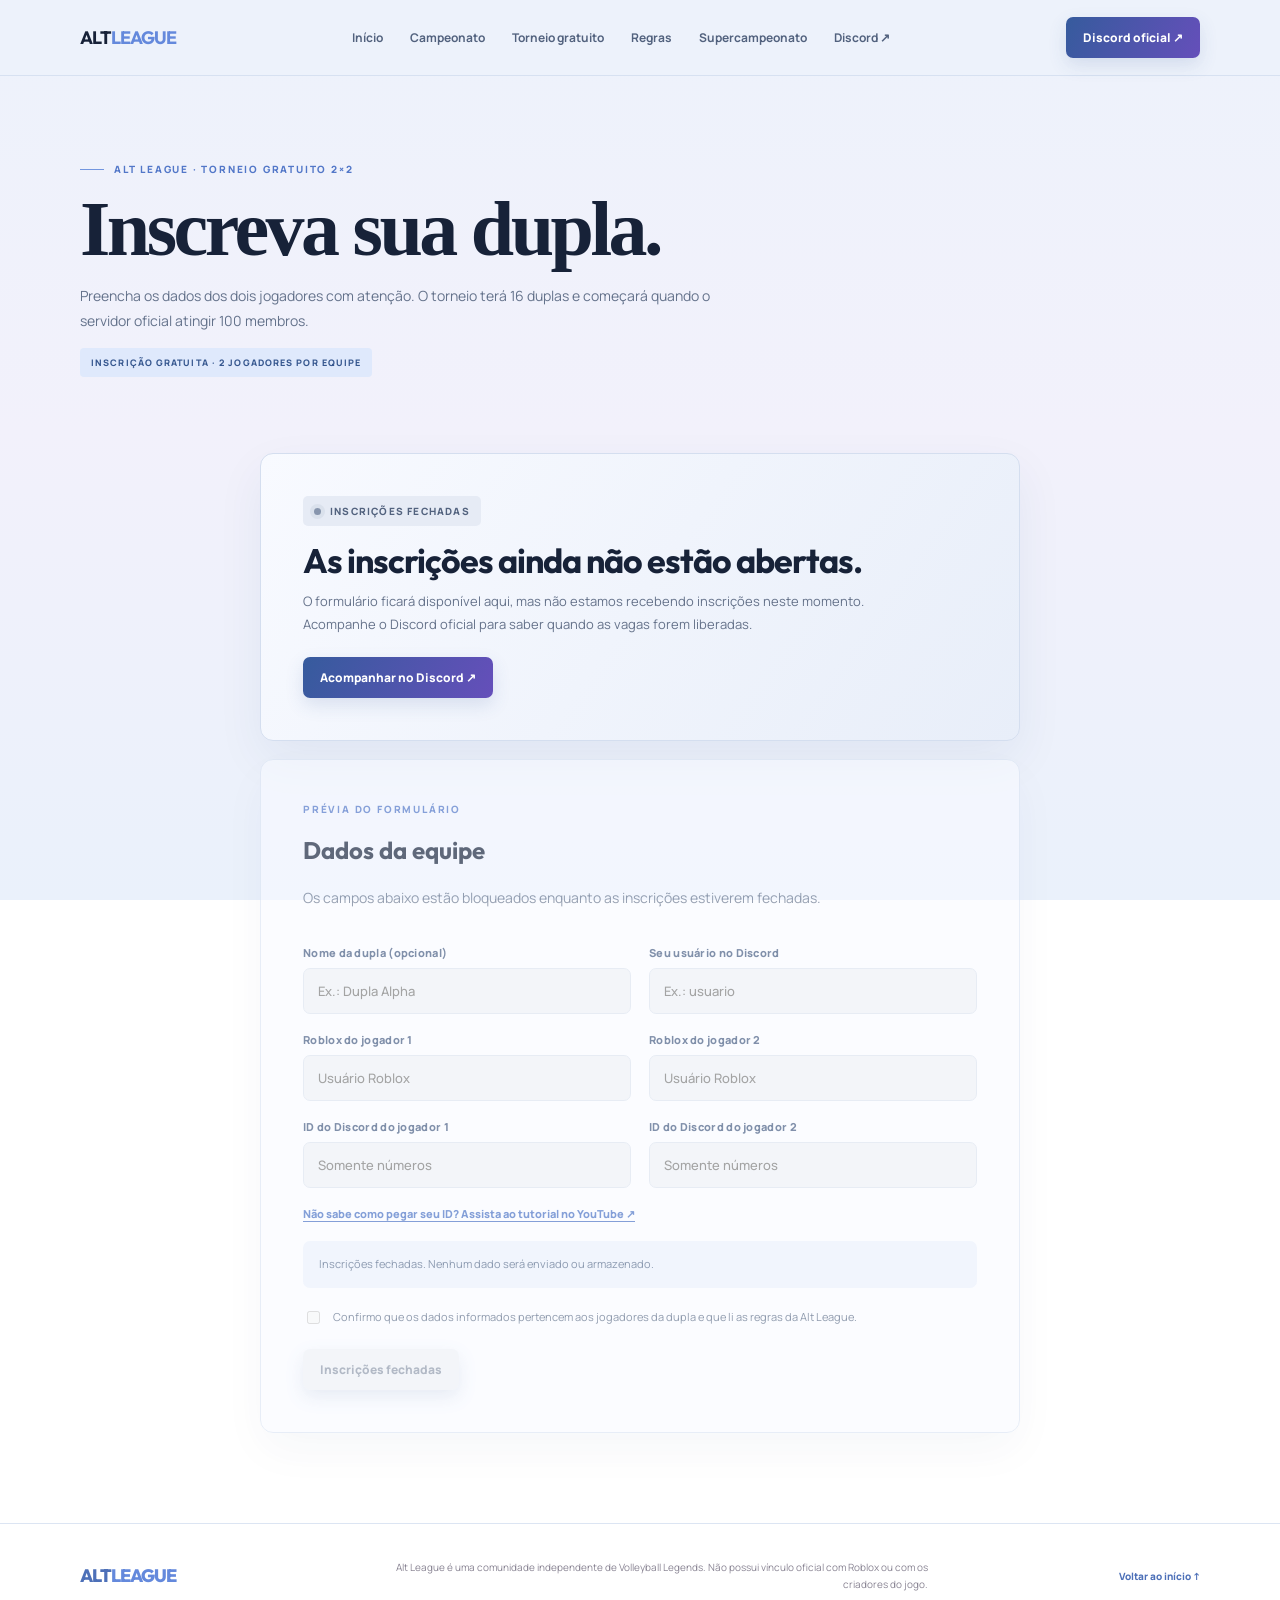
<file: formulário/index.html>
<!doctype html>
<html lang="pt-BR"><head><meta charset="utf-8"><meta name="viewport" content="width=device-width,initial-scale=1"><meta name="theme-color" content="#edf2fb"><meta name="description" content="Formulário de inscrição para o torneio gratuito 2x2 da Alt League."><title>Inscrição — Torneio gratuito | Alt League</title><link rel="stylesheet" href="/styles.css"></head>
<body id="topo"><header class="nav"><div class="navin"><a class="wordmark" href="/">ALT<span>LEAGUE</span></a><nav class="links" id="links"><a href="/">Início</a><a href="/campeonato">Campeonato</a><a href="/torneio-gratuito">Torneio gratuito</a><a href="/regras">Regras</a><a href="/supercampeonato">Supercampeonato</a><a href="https://discord.gg/altleague" target="_blank" rel="noopener">Discord ↗</a></nav><a class="discord" href="https://discord.gg/altleague" target="_blank" rel="noopener">Discord oficial ↗</a><button class="menu" id="menu" aria-label="Abrir menu" aria-expanded="false">☰</button></div></header>
<main><section class="pagehero wrap"><div class="eyebrow">Alt League · Torneio gratuito 2×2</div><h1>Inscreva sua dupla.</h1><p>Preencha os dados dos dois jogadores com atenção. O torneio terá 16 duplas e começará quando o servidor oficial atingir 100 membros.</p><span class="page-label">Inscrição gratuita · 2 jogadores por equipe</span></section>
<section class="wrap"><div class="form-shell registration-closed" aria-labelledby="closed-title"><div class="closed-banner"><span class="closed-dot"></span> INSCRIÇÕES FECHADAS</div><h2 id="closed-title">As inscrições ainda não estão abertas.</h2><p>O formulário ficará disponível aqui, mas não estamos recebendo inscrições neste momento. Acompanhe o Discord oficial para saber quando as vagas forem liberadas.</p><a class="discord" href="https://discord.gg/altleague" target="_blank" rel="noopener">Acompanhar no Discord ↗</a></div><form class="form-shell" id="registration-form" aria-disabled="true"><div class="sectionhead"><div class="kicker">Prévia do formulário</div><h2>Dados da equipe</h2><p>Os campos abaixo estão bloqueados enquanto as inscrições estiverem fechadas.</p></div><div class="form-grid">
<div class="form-field"><label for="team">Nome da dupla (opcional)</label><input id="team" name="team" type="text" maxlength="40" placeholder="Ex.: Dupla Alpha"></div>
<div class="form-field"><label for="discord">Seu usuário no Discord</label><input id="discord" name="discord" type="text" maxlength="60" placeholder="Ex.: usuario"></div>
<div class="form-field"><label for="player1">Roblox do jogador 1</label><input id="player1" name="player1" type="text" maxlength="30" required placeholder="Usuário Roblox"></div>
<div class="form-field"><label for="player2">Roblox do jogador 2</label><input id="player2" name="player2" type="text" maxlength="30" required placeholder="Usuário Roblox"></div>
<div class="form-field"><label for="discord1">ID do Discord do jogador 1</label><input id="discord1" name="discord1" type="text" inputmode="numeric" pattern="[0-9]+" maxlength="20" minlength="17" required autocomplete="off" placeholder="Somente números"></div>
<div class="form-field"><label for="discord2">ID do Discord do jogador 2</label><input id="discord2" name="discord2" type="text" inputmode="numeric" pattern="[0-9]+" maxlength="20" minlength="17" required autocomplete="off" placeholder="Somente números"></div>
<div class="form-field full"><a class="id-help" href="https://www.youtube.com/results?search_query=como+pegar+ID+do+Discord+no+celular" target="_blank" rel="noopener">Não sabe como pegar seu ID? Assista ao tutorial no YouTube ↗</a></div>
</div><div class="form-note">Inscrições fechadas. Nenhum dado será enviado ou armazenado.</div>
<label class="form-check"><input type="checkbox" id="rules" required><span>Confirmo que os dados informados pertencem aos jogadores da dupla e que li as regras da Alt League.</span></label>
<button class="discord form-submit" type="submit" style="margin-top:22px" disabled>Inscrições fechadas</button><div class="form-status" id="form-status" role="status" aria-live="polite"></div></form></section></main>
<footer class="footer"><div class="wrap foot"><a class="wordmark" href="/">ALT<span>LEAGUE</span></a><p>Alt League é uma comunidade independente de Volleyball Legends. Não possui vínculo oficial com Roblox ou com os criadores do jogo.</p><a href="#topo">Voltar ao início ↑</a></div></footer>
<script>const menu=document.getElementById('menu'),links=document.getElementById('links');menu.addEventListener('click',()=>{const open=links.classList.toggle('open');menu.setAttribute('aria-expanded',String(open))});links.querySelectorAll('a').forEach(a=>a.addEventListener('click',()=>{links.classList.remove('open');menu.setAttribute('aria-expanded','false')}));const registrationForm=document.getElementById('registration-form');registrationForm.querySelectorAll('input,button').forEach(el=>el.disabled=true);registrationForm.addEventListener('submit',event=>event.preventDefault());</script><script src="/script.js" defer></script></body></html>
</file>
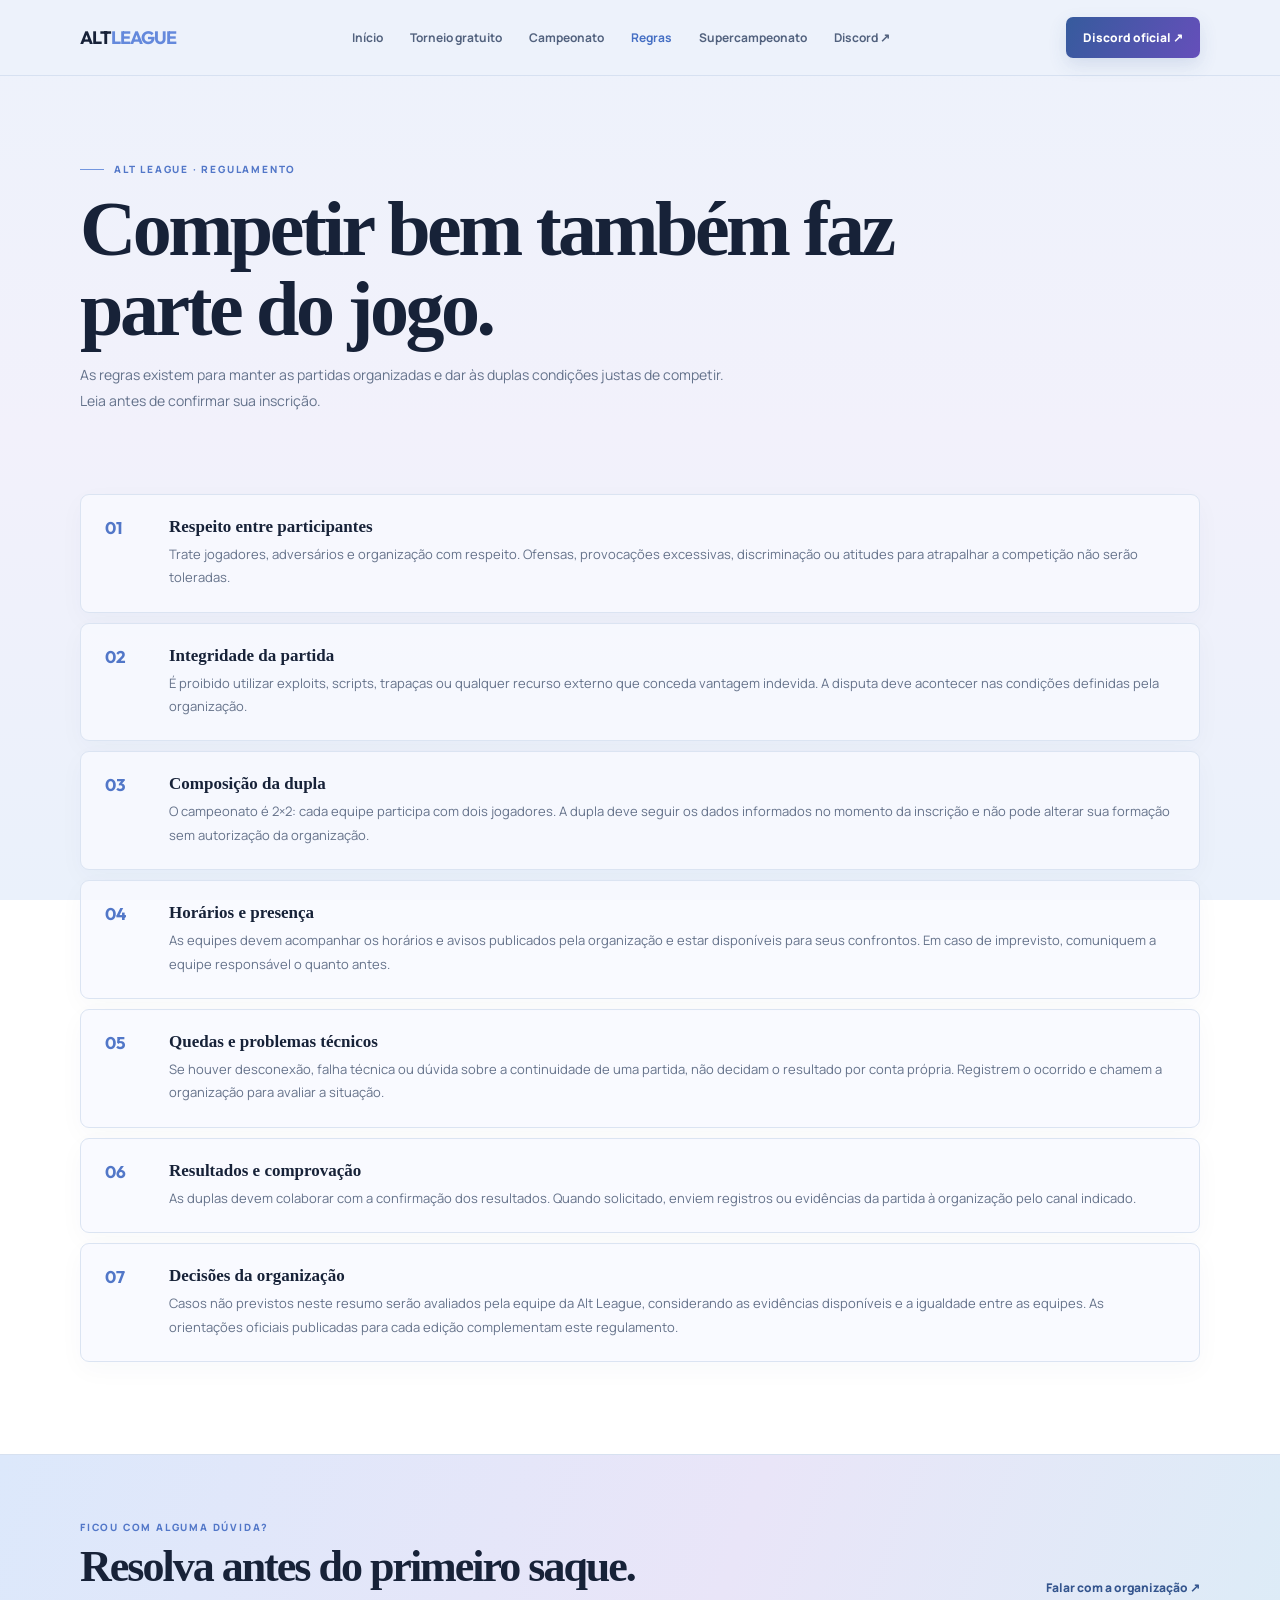
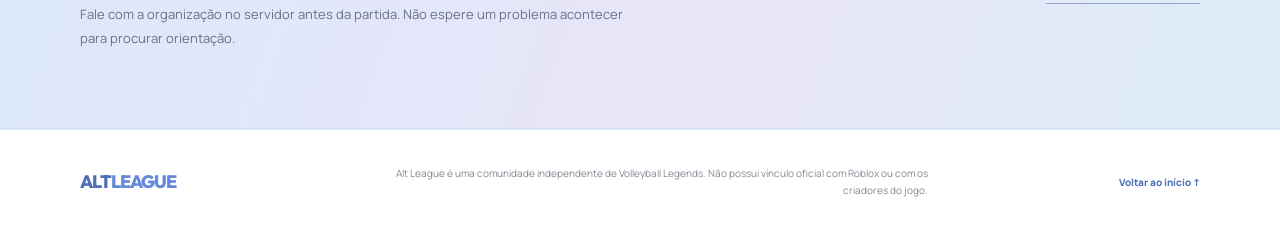
<file: regras/index.html>
<!doctype html><html lang="pt-BR"><head><meta charset="utf-8"><meta name="viewport" content="width=device-width,initial-scale=1"><meta name="description" content="Regras de participação e conduta dos campeonatos da Alt League."><title>Regras — Alt League</title><link rel="stylesheet" href="/styles.css"></head><body id="topo"><header class="nav"><div class="navin"><a class="wordmark" href="/">ALT<span>LEAGUE</span></a><nav class="links" id="links"><a href="/">Início</a><a href="/torneio-gratuito">Torneio gratuito</a><a href="/campeonato">Campeonato</a><a href="/regras" aria-current="page">Regras</a><a href="/supercampeonato">Supercampeonato</a><a href="https://discord.gg/altleague">Discord ↗</a></nav><a class="discord" href="https://discord.gg/altleague" target="_blank" rel="noopener">Discord oficial ↗</a><button class="menu" id="menu" aria-label="Abrir menu" aria-expanded="false">☰</button></div></header><main><section class="pagehero wrap"><div class="eyebrow">Alt League · Regulamento</div><h1>Competir bem também faz parte do jogo.</h1><p>As regras existem para manter as partidas organizadas e dar às duplas condições justas de competir. Leia antes de confirmar sua inscrição.</p></section><section class="section wrap" style="padding-top:24px"><div class="rules"><article class="rule"><div class="rule-no">01</div><div><h3>Respeito entre participantes</h3><p>Trate jogadores, adversários e organização com respeito. Ofensas, provocações excessivas, discriminação ou atitudes para atrapalhar a competição não serão toleradas.</p></div></article><article class="rule"><div class="rule-no">02</div><div><h3>Integridade da partida</h3><p>É proibido utilizar exploits, scripts, trapaças ou qualquer recurso externo que conceda vantagem indevida. A disputa deve acontecer nas condições definidas pela organização.</p></div></article><article class="rule"><div class="rule-no">03</div><div><h3>Composição da dupla</h3><p>O campeonato é 2×2: cada equipe participa com dois jogadores. A dupla deve seguir os dados informados no momento da inscrição e não pode alterar sua formação sem autorização da organização.</p></div></article><article class="rule"><div class="rule-no">04</div><div><h3>Horários e presença</h3><p>As equipes devem acompanhar os horários e avisos publicados pela organização e estar disponíveis para seus confrontos. Em caso de imprevisto, comuniquem a equipe responsável o quanto antes.</p></div></article><article class="rule"><div class="rule-no">05</div><div><h3>Quedas e problemas técnicos</h3><p>Se houver desconexão, falha técnica ou dúvida sobre a continuidade de uma partida, não decidam o resultado por conta própria. Registrem o ocorrido e chamem a organização para avaliar a situação.</p></div></article><article class="rule"><div class="rule-no">06</div><div><h3>Resultados e comprovação</h3><p>As duplas devem colaborar com a confirmação dos resultados. Quando solicitado, enviem registros ou evidências da partida à organização pelo canal indicado.</p></div></article><article class="rule"><div class="rule-no">07</div><div><h3>Decisões da organização</h3><p>Casos não previstos neste resumo serão avaliados pela equipe da Alt League, considerando as evidências disponíveis e a igualdade entre as equipes. As orientações oficiais publicadas para cada edição complementam este regulamento.</p></div></article></div></section><section class="band"><div class="wrap bandin"><div><div class="kicker">Ficou com alguma dúvida?</div><h2>Resolva antes do primeiro saque.</h2><p>Fale com a organização no servidor antes da partida. Não espere um problema acontecer para procurar orientação.</p></div><a class="bandlink" href="https://discord.gg/altleague" target="_blank" rel="noopener">Falar com a organização ↗</a></div></section></main><footer class="footer"><div class="wrap foot"><a class="wordmark" href="/">ALT<span>LEAGUE</span></a><p>Alt League é uma comunidade independente de Volleyball Legends. Não possui vínculo oficial com Roblox ou com os criadores do jogo.</p><a href="#topo">Voltar ao início ↑</a></div></footer><script>const menu=document.getElementById('menu'),links=document.getElementById('links');menu.addEventListener('click',()=>{const open=links.classList.toggle('open');menu.setAttribute('aria-expanded',String(open))});links.querySelectorAll('a').forEach(a=>a.addEventListener('click',()=>{links.classList.remove('open');menu.setAttribute('aria-expanded','false')}));</script><script src="/script.js" defer></script></body></html>
</file>
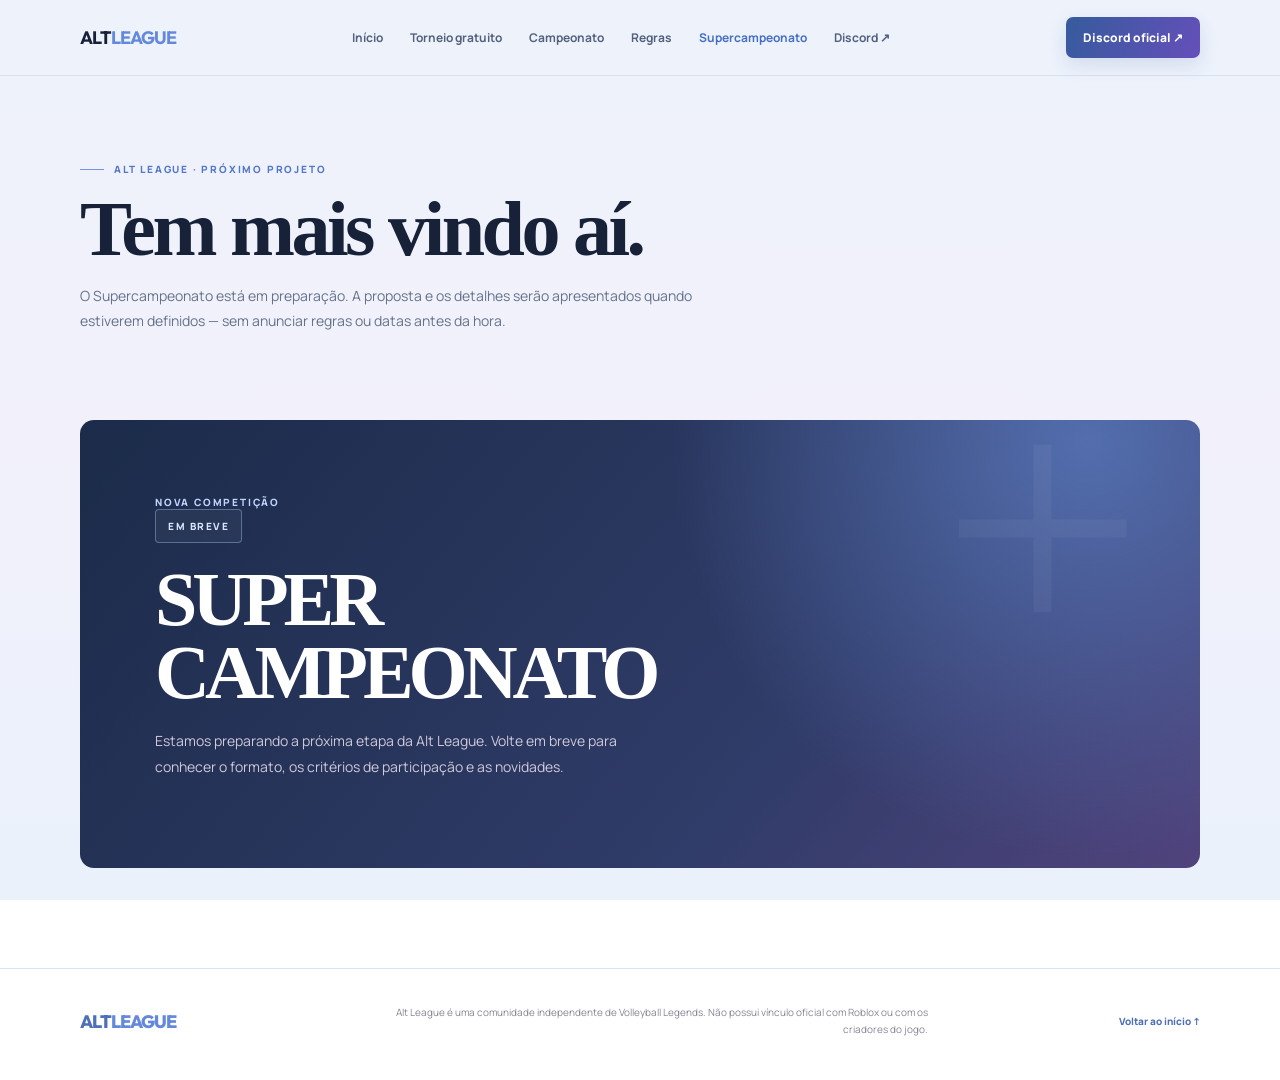
<file: supercampeonato/index.html>
<!doctype html><html lang="pt-BR"><head><meta charset="utf-8"><meta name="viewport" content="width=device-width,initial-scale=1"><meta name="description" content="Em breve: novidades sobre o Supercampeonato da Alt League."><title>Supercampeonato — Em breve | Alt League</title><link rel="stylesheet" href="/styles.css"></head><body id="topo"><header class="nav"><div class="navin"><a class="wordmark" href="/">ALT<span>LEAGUE</span></a><nav class="links" id="links"><a href="/">Início</a><a href="/torneio-gratuito">Torneio gratuito</a><a href="/campeonato">Campeonato</a><a href="/regras">Regras</a><a href="/supercampeonato" aria-current="page">Supercampeonato</a><a href="https://discord.gg/altleague">Discord ↗</a></nav><a class="discord" href="https://discord.gg/altleague" target="_blank" rel="noopener">Discord oficial ↗</a><button class="menu" id="menu" aria-label="Abrir menu" aria-expanded="false">☰</button></div></header><main><section class="pagehero wrap"><div class="eyebrow">Alt League · Próximo projeto</div><h1>Tem mais vindo aí.</h1><p>O Supercampeonato está em preparação. A proposta e os detalhes serão apresentados quando estiverem definidos — sem anunciar regras ou datas antes da hora.</p></section><section class="wrap"><div class="soon"><div class="kicker">Nova competição</div><span class="soon-tag">EM BREVE</span><h2>SUPER<br>CAMPEONATO</h2><p>Estamos preparando a próxima etapa da Alt League. Volte em breve para conhecer o formato, os critérios de participação e as novidades.</p></div></section></main><footer class="footer"><div class="wrap foot"><a class="wordmark" href="/">ALT<span>LEAGUE</span></a><p>Alt League é uma comunidade independente de Volleyball Legends. Não possui vínculo oficial com Roblox ou com os criadores do jogo.</p><a href="#topo">Voltar ao início ↑</a></div></footer><script>const menu=document.getElementById('menu'),links=document.getElementById('links');menu.addEventListener('click',()=>{const open=links.classList.toggle('open');menu.setAttribute('aria-expanded',String(open))});links.querySelectorAll('a').forEach(a=>a.addEventListener('click',()=>{links.classList.remove('open');menu.setAttribute('aria-expanded','false')}));</script><script src="/script.js" defer></script></body></html>
</file>
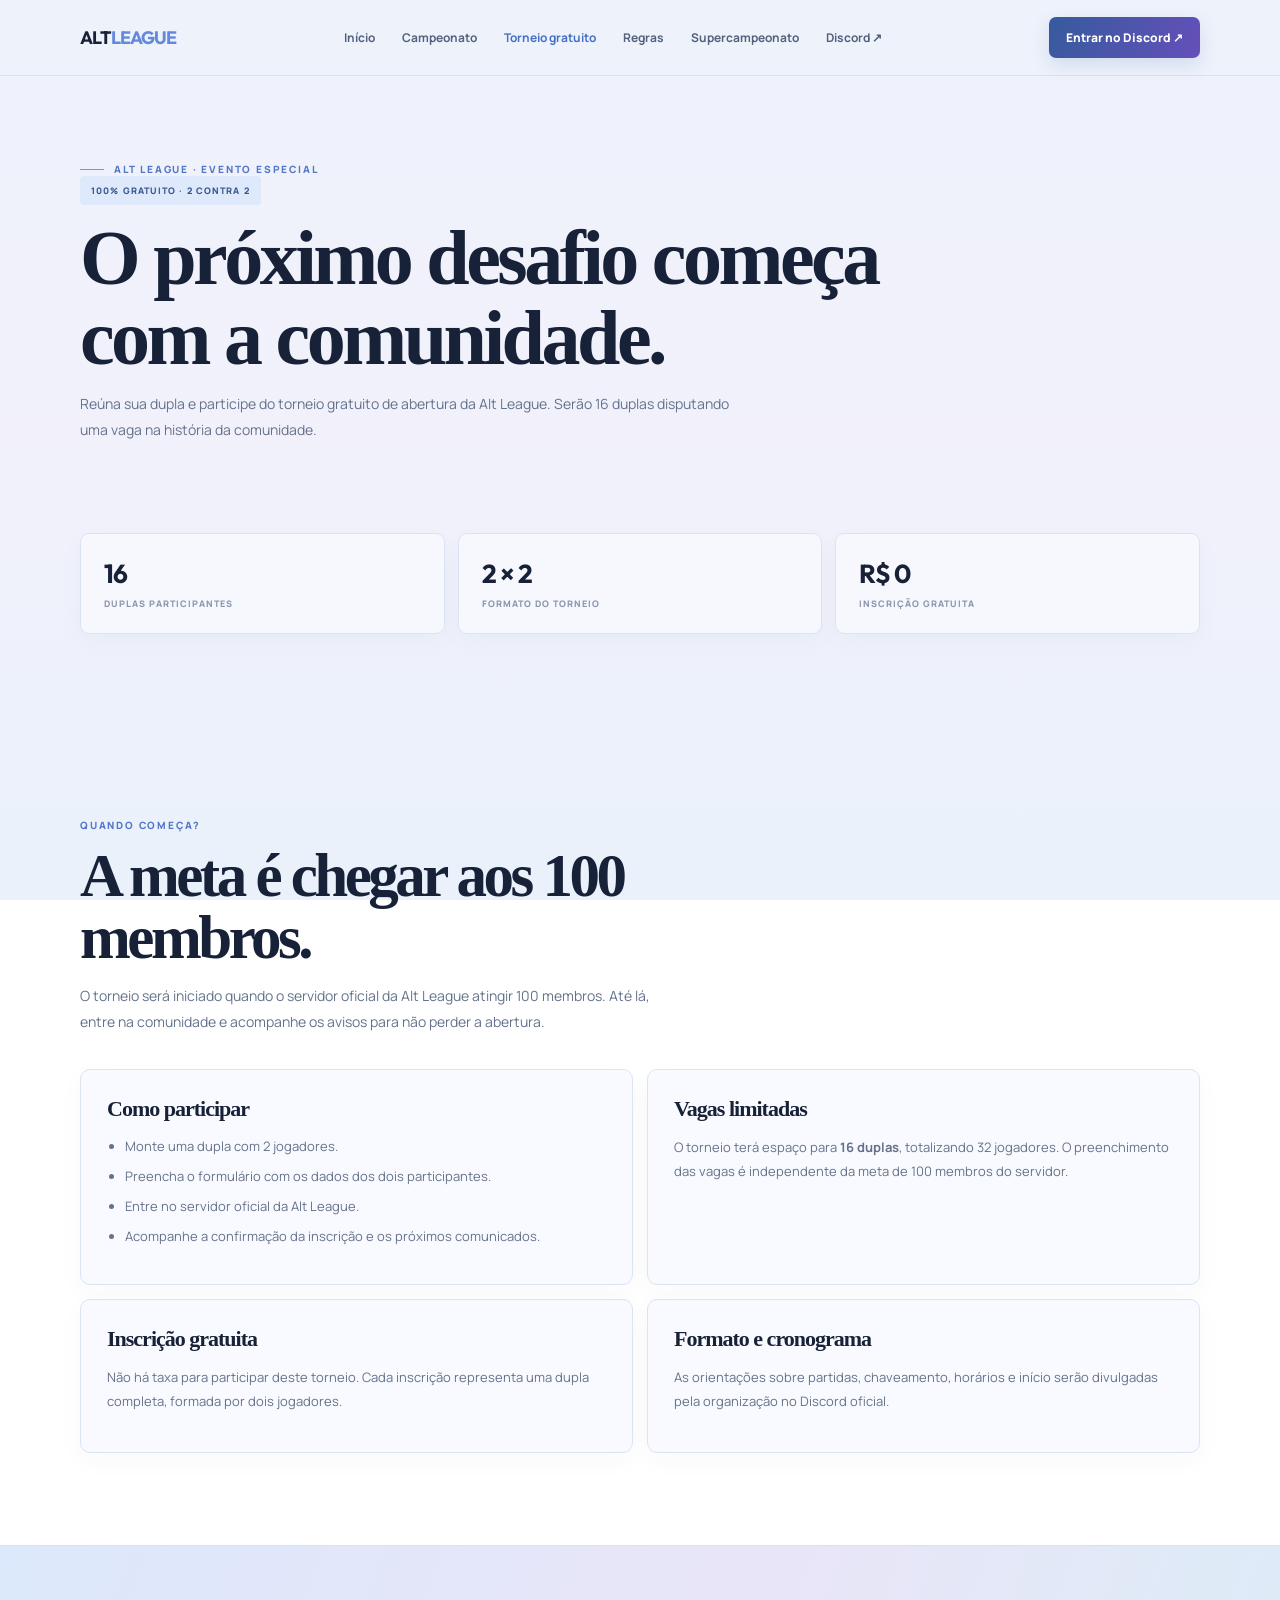
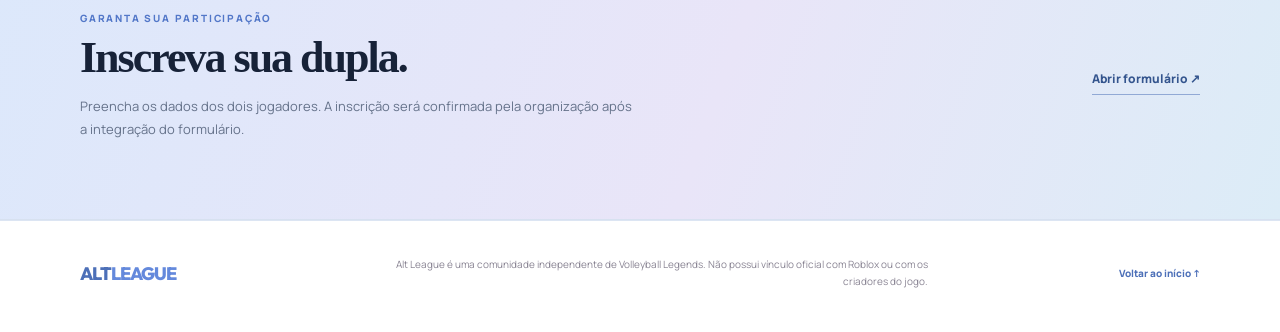
<file: torneio-gratuito/index.html>
<!doctype html>
<html lang="pt-BR"><head><meta charset="utf-8"><meta name="viewport" content="width=device-width,initial-scale=1"><meta name="theme-color" content="#edf2fb"><meta name="description" content="Torneio gratuito 2x2 da Alt League: 16 duplas e início quando o servidor alcançar 100 membros."><title>Torneio gratuito 2×2 — Alt League</title><link rel="stylesheet" href="/styles.css"></head>
<body id="topo"><header class="nav"><div class="navin"><a class="wordmark" href="/">ALT<span>LEAGUE</span></a><nav class="links" id="links"><a href="/">Início</a><a href="/campeonato">Campeonato</a><a href="/torneio-gratuito" aria-current="page">Torneio gratuito</a><a href="/regras">Regras</a><a href="/supercampeonato">Supercampeonato</a><a href="https://discord.gg/altleague" target="_blank" rel="noopener">Discord ↗</a></nav><a class="discord" href="https://discord.gg/altleague" target="_blank" rel="noopener">Entrar no Discord ↗</a><button class="menu" id="menu" aria-label="Abrir menu" aria-expanded="false">☰</button></div></header>
<main><section class="pagehero wrap"><div class="eyebrow">Alt League · Evento especial</div><span class="page-label">100% gratuito · 2 contra 2</span><h1>O próximo desafio começa com a comunidade.</h1><p>Reúna sua dupla e participe do torneio gratuito de abertura da Alt League. Serão 16 duplas disputando uma vaga na história da comunidade.</p></section>
<section class="section wrap" style="padding-top:10px"><div class="info-grid"><div class="info"><strong>16</strong><span>DUPLAS PARTICIPANTES</span></div><div class="info"><strong>2 × 2</strong><span>FORMATO DO TORNEIO</span></div><div class="info"><strong>R$ 0</strong><span>INSCRIÇÃO GRATUITA</span></div></div></section>
<section class="section wrap"><div class="sectionhead"><div class="kicker">Quando começa?</div><h2>A meta é chegar aos 100 membros.</h2><p>O torneio será iniciado quando o servidor oficial da Alt League atingir 100 membros. Até lá, entre na comunidade e acompanhe os avisos para não perder a abertura.</p></div><div class="content-grid"><article class="panel"><h2>Como participar</h2><ul><li>Monte uma dupla com 2 jogadores.</li><li>Preencha o formulário com os dados dos dois participantes.</li><li>Entre no servidor oficial da Alt League.</li><li>Acompanhe a confirmação da inscrição e os próximos comunicados.</li></ul></article><article class="panel"><h2>Vagas limitadas</h2><p>O torneio terá espaço para <strong>16 duplas</strong>, totalizando 32 jogadores. O preenchimento das vagas é independente da meta de 100 membros do servidor.</p></article><article class="panel"><h2>Inscrição gratuita</h2><p>Não há taxa para participar deste torneio. Cada inscrição representa uma dupla completa, formada por dois jogadores.</p></article><article class="panel"><h2>Formato e cronograma</h2><p>As orientações sobre partidas, chaveamento, horários e início serão divulgadas pela organização no Discord oficial.</p></article></div></section>
<section class="band"><div class="wrap bandin"><div><div class="kicker">Garanta sua participação</div><h2>Inscreva sua dupla.</h2><p>Preencha os dados dos dois jogadores. A inscrição será confirmada pela organização após a integração do formulário.</p></div><a class="bandlink" href="/formul%C3%A1rio">Abrir formulário ↗</a></div></section></main>
<footer class="footer"><div class="wrap foot"><a class="wordmark" href="/">ALT<span>LEAGUE</span></a><p>Alt League é uma comunidade independente de Volleyball Legends. Não possui vínculo oficial com Roblox ou com os criadores do jogo.</p><a href="#topo">Voltar ao início ↑</a></div></footer><script>const menu=document.getElementById('menu'),links=document.getElementById('links');menu.addEventListener('click',()=>{const open=links.classList.toggle('open');menu.setAttribute('aria-expanded',String(open))});links.querySelectorAll('a').forEach(a=>a.addEventListener('click',()=>{links.classList.remove('open');menu.setAttribute('aria-expanded','false')}));</script><script src="/script.js" defer></script></body></html>
</file>
<file: styles.css>
@import url('https://fonts.googleapis.com/css2?family=Manrope:wght@400;500;600;700;800&family=Outfit:wght@400;500;600;700;800&display=swap');
:root{--bg:#f8f7fb;--paper:#fff;--ink:#191622;--muted:#716d7c;--soft:#9994a4;--line:#e9e4f0;--purple:#7548c7;--deep:#4d2b89;--lav:#eee7fa;--cyan:#e6f5fb;--max:1120px}
*{box-sizing:border-box}html{scroll-behavior:smooth;scroll-padding-top:90px}body{margin:0;background:var(--bg);color:var(--ink);font-family:'DM Sans',sans-serif}a{color:inherit;text-decoration:none}.wrap{width:min(var(--max),calc(100% - 48px));margin:auto}
.nav{height:76px;position:sticky;top:0;z-index:20;background:#f8f7fbeF;backdrop-filter:blur(16px);border-bottom:1px solid var(--line)}.navin{height:100%;width:min(var(--max),calc(100% - 48px));margin:auto;display:flex;align-items:center;justify-content:space-between;gap:22px}.wordmark{font:700 18px 'Space Grotesk';letter-spacing:-1px}.wordmark span{color:var(--purple)}.links{display:flex;align-items:center;gap:27px;color:#625d6d;font-size:12px;font-weight:700}.links a:hover,.links a[aria-current=page]{color:var(--purple)}.discord{display:inline-flex;align-items:center;justify-content:center;padding:12px 17px;border-radius:7px;background:var(--deep);color:white;font-size:12px;font-weight:800;transition:.2s}.discord:hover{transform:translateY(-2px);background:var(--ink)}.menu{display:none;border:1px solid var(--line);background:white;border-radius:8px;padding:9px 12px;font-size:18px}
.eyebrow,.kicker{font-size:10px;font-weight:800;letter-spacing:1.8px;text-transform:uppercase;color:var(--purple)}.eyebrow{display:flex;align-items:center;gap:10px}.eyebrow:before{content:'';width:24px;height:1px;background:var(--purple)}
.hero{padding:112px 0 76px;position:relative;overflow:hidden}.hero:after{content:'';position:absolute;width:430px;height:430px;right:-170px;top:0;border-radius:50%;background:radial-gradient(circle,#e9defa 0,rgba(233,222,250,.35) 46%,transparent 70%);pointer-events:none}.hero-inner{position:relative;z-index:1;max-width:850px}.hero h1{font:700 clamp(58px,8vw,100px)/.94 'Space Grotesk';letter-spacing:-7px;margin:24px 0}.hero h1 span{color:var(--purple)}.hero p{max-width:570px;color:var(--muted);font-size:15px;line-height:1.9;margin:0}.hero-meta{display:flex;flex-wrap:wrap;gap:9px;margin-top:28px}.chip{padding:9px 12px;border:1px solid #e3d9f1;background:#fff;border-radius:5px;color:#62566f;font-size:10px;font-weight:800;letter-spacing:.5px}
.stats{display:grid;grid-template-columns:repeat(3,1fr);background:#fff;border:1px solid var(--line);border-radius:10px;padding:23px 12px;box-shadow:0 14px 40px #24153a08}.stat{text-align:center;border-right:1px solid var(--line)}.stat:last-child{border:0}.stat strong{display:block;font:700 29px 'Space Grotesk';letter-spacing:-1px}.stat span{display:block;color:var(--soft);font-size:9px;letter-spacing:1.1px;margin-top:5px}
.section{padding:92px 0}.sectionhead{max-width:650px;margin-bottom:34px}.section h2,.pagehero h1{font:700 clamp(39px,5.2vw,61px)/1.02 'Space Grotesk';letter-spacing:-3.5px;margin:13px 0}.sectionhead p,.pagehero p{color:var(--muted);font-size:14px;line-height:1.85;max-width:570px}.feature{display:grid;grid-template-columns:1.1fr .9fr;gap:20px}.feature-main{padding:34px;border-radius:11px;background:linear-gradient(140deg,#211a2e,#392452);color:white;min-height:290px;display:flex;flex-direction:column;justify-content:space-between;position:relative;overflow:hidden}.feature-main:after{content:'02';position:absolute;right:16px;bottom:-65px;font:700 250px 'Space Grotesk';color:#ffffff0b;letter-spacing:-20px}.feature-main>*{position:relative;z-index:1}.feature-main .kicker{color:#cbb4f1}.feature-main h3{font:700 38px/1.05 'Space Grotesk';letter-spacing:-2px;margin:15px 0}.feature-main p{max-width:400px;color:#d1cbd9;font-size:13px;line-height:1.8}.textlink{display:inline-flex;align-items:center;gap:10px;color:#fff;font-size:12px;font-weight:800;margin-top:20px}.textlink span{font-size:18px;transition:.2s}.textlink:hover span{transform:translateX(4px)}.feature-side{display:grid;gap:14px}.tile{padding:25px;border:1px solid var(--line);background:#fff;border-radius:10px;display:flex;flex-direction:column;justify-content:space-between;min-height:135px}.tile h3{font:700 19px 'Space Grotesk';margin:10px 0 5px}.tile p{color:var(--muted);font-size:12px;line-height:1.7;margin:0}.tile a{font-size:11px;font-weight:800;color:var(--purple);margin-top:15px}
.band{padding:65px 0;background:linear-gradient(110deg,#f0eafb,#eef6fa);border-block:1px solid #e6dfef}.bandin{display:flex;align-items:center;justify-content:space-between;gap:35px}.band h2{font:700 clamp(30px,4vw,44px)/1.05 'Space Grotesk';letter-spacing:-2px;margin:10px 0}.band p{max-width:560px;color:var(--muted);font-size:13px;line-height:1.8}.bandlink{white-space:nowrap;color:var(--deep);font-size:12px;font-weight:800;border-bottom:1px solid #a990d2;padding-bottom:7px}
.footer{border-top:1px solid var(--line);padding:25px 0 32px;color:#898493;font-size:10px}.foot{display:flex;justify-content:space-between;align-items:center;gap:24px}.foot p{max-width:560px;text-align:right;line-height:1.7}.foot a{color:var(--purple);font-weight:800}
.pagehero{padding:86px 0 42px}.pagehero h1{font-size:clamp(50px,7vw,78px);max-width:850px}.pagehero p{max-width:650px}.page-label{display:inline-flex;align-items:center;gap:8px;padding:8px 11px;border-radius:4px;background:var(--lav);color:var(--deep);font-size:9px;font-weight:800;letter-spacing:1.1px;text-transform:uppercase}
.info-grid{display:grid;grid-template-columns:repeat(3,1fr);gap:13px;margin:24px 0 0}.info{padding:23px;background:white;border:1px solid var(--line);border-radius:9px}.info strong{display:block;font:700 26px 'Space Grotesk';letter-spacing:-1px}.info span{display:block;color:var(--soft);font-size:9px;font-weight:800;letter-spacing:1px;margin-top:7px}
.content-grid{display:grid;grid-template-columns:1fr 1fr;gap:14px}.panel{padding:26px;background:#fff;border:1px solid var(--line);border-radius:10px}.panel h2{font:700 22px 'Space Grotesk';letter-spacing:-1px;margin:0 0 12px}.panel p,.panel li{color:var(--muted);font-size:13px;line-height:1.85}.panel ul{padding-left:18px;margin:10px 0}.panel li+li{margin-top:6px}
.rules{display:grid;gap:10px}.rule{display:grid;grid-template-columns:48px 1fr;gap:16px;padding:22px 24px;background:#fff;border:1px solid var(--line);border-radius:9px}.rule-no{font:700 17px 'Space Grotesk';color:var(--purple)}.rule h3{font:700 17px 'Space Grotesk';margin:0 0 6px}.rule p{margin:0;color:var(--muted);font-size:13px;line-height:1.8}
.soon{margin:30px 0 100px;padding:clamp(32px,7vw,75px);border-radius:14px;background:linear-gradient(135deg,#211a2e,#3d2859);color:white;position:relative;overflow:hidden}.soon:after{content:'+';position:absolute;right:5%;top:-100px;font:300 360px 'Space Grotesk';color:#ffffff0b}.soon>*{position:relative;z-index:1}.soon .kicker{color:#cbb4f1}.soon h2{font:700 clamp(42px,7vw,76px)/.95 'Space Grotesk';letter-spacing:-5px;margin:20px 0}.soon p{max-width:520px;color:#d0c9d9;font-size:14px;line-height:1.85}.soon-tag{display:inline-block;padding:9px 12px;border:1px solid #ffffff38;border-radius:4px;font-size:10px;font-weight:800;letter-spacing:1.5px;color:#e4d6fa}
@media(max-width:800px){.wrap,.navin{width:calc(100% - 36px)}.nav{height:68px}.links{display:none;position:absolute;top:67px;left:0;right:0;padding:20px 22px;background:#f8f7fb;flex-direction:column;align-items:flex-start;gap:18px;border-bottom:1px solid var(--line)}.links.open{display:flex}.nav>.navin>.discord{display:none}.menu{display:block}.hero{padding:82px 0 55px}.hero h1{letter-spacing:-4px}.feature{grid-template-columns:1fr}.feature-main{min-height:260px}.bandin{align-items:flex-start;flex-direction:column}.section{padding:72px 0}.foot{align-items:flex-start;flex-direction:column}.foot p{text-align:left}.info-grid{grid-template-columns:1fr 1fr}}
@media(max-width:520px){.wrap,.navin{width:calc(100% - 30px)}.hero h1{font-size:clamp(51px,14vw,72px);letter-spacing:-4px}.stats{padding:17px 4px}.stat strong{font-size:22px}.stat span{font-size:7px;letter-spacing:.5px}.content-grid,.info-grid{grid-template-columns:1fr}.pagehero{padding:65px 0 28px}.pagehero h1{letter-spacing:-3px}.rule{grid-template-columns:30px 1fr;padding:19px 16px}.soon h2{letter-spacing:-3px}}
@media(prefers-reduced-motion:reduce){html{scroll-behavior:auto}*,*:before,*:after{transition:none!important}}
/* Alt League — blue/lilac refinement */
:root{--bg:#edf2fb;--paper:#f7f9ff;--ink:#172238;--muted:#65728a;--soft:#8996ad;--line:#dce5f3;--purple:#5277c8;--deep:#263e70;--lav:#e4eafd;--cyan:#dceefa}
body{font-family:'Manrope',sans-serif;background:linear-gradient(180deg,#edf2fb 0%,#f2f1fb 48%,#eaf1fb 100%);background-attachment:fixed}
h1,h2,h3,.wordmark,.stat strong,.info strong,.rule-no{font-family:'Outfit',sans-serif}
.nav{background:rgba(237,242,251,.88);border-bottom-color:#d7e1f1}
.wordmark span{color:#6489dc}
.links{color:#52627e}
.links a:hover,.links a[aria-current=page]{color:#456fc4}
.discord{background:linear-gradient(115deg,#365b9d,#654fba);box-shadow:0 7px 18px #395a9825}
.discord:hover{background:#1d2c49}
.eyebrow,.kicker{color:#5277c8}
.eyebrow:before{background:#7396df}
.hero:after{width:570px;height:570px;right:-180px;top:-70px;background:radial-gradient(circle,#cbdcfb 0,rgba(204,220,249,.48) 42%,rgba(224,218,250,.2) 61%,transparent 72%)}
.hero h1 span{background:linear-gradient(100deg,#4774c7 5%,#7b65c7 90%);-webkit-background-clip:text;background-clip:text;color:transparent}
.hero p,.sectionhead p,.pagehero p{color:#64728b}
.chip{background:#e8eefb;border-color:#d5e0f4;color:#425a87}
.stats{background:rgba(248,250,255,.84);border-color:#d9e3f3;box-shadow:0 16px 42px #263e7010}
.stat strong{color:#263e70}
.feature-main{background:radial-gradient(circle at 90% 10%,#506eae 0,transparent 40%),linear-gradient(135deg,#1b2b49,#303c69 65%,#51437d)}
.feature-main .kicker{color:#b9d0ff}
.tile,.info,.panel,.rule{background:rgba(248,250,255,.86);border-color:#dbe4f2;box-shadow:0 8px 26px #243d6b08}
.tile a,.foot a{color:#4d70b8}
.band{background:linear-gradient(110deg,#dce8fb,#e9e5f8 56%,#dcecf7);border-color:#d7e1f0}
.bandlink{color:#34558e;border-color:#91a9d5}
.page-label{background:#dfe9fc;color:#36578f}
.rule-no{color:#5277c8}
.soon{background:radial-gradient(circle at 90% 5%,#536eae 0,transparent 38%),linear-gradient(130deg,#1b2b49,#303c69 65%,#51437d)}
.soon .kicker{color:#c1d4ff}
.soon-tag{border-color:#9db8eb70;color:#d8e5ff;background:#ffffff0b}
.menu{background:#e8eefb;border-color:#d5e0f2;color:#293d65}
@keyframes alt-rise{from{opacity:0;transform:translateY(22px)}to{opacity:1;transform:translateY(0)}}
@keyframes alt-float{0%,100%{transform:translate3d(0,0,0)}50%{transform:translate3d(0,-12px,0)}}
.hero-inner{animation:alt-rise .8s cubic-bezier(.2,.7,.2,1) both}
.hero-meta{animation:alt-rise .8s .18s cubic-bezier(.2,.7,.2,1) both}
.stats{animation:alt-rise .8s .25s cubic-bezier(.2,.7,.2,1) both}
.hero:after{animation:alt-float 9s ease-in-out infinite}
.sectionhead,.feature-main,.tile,.info,.panel,.rule,.soon{animation:alt-rise .7s both;animation-timeline:view();animation-range:entry 0% entry 22%}
.tile:nth-child(2){animation-delay:.08s}
a,button,.tile,.panel,.rule,.info{transition:background-color .25s,border-color .25s,box-shadow .25s,transform .25s}
.tile:hover,.panel:hover,.info:hover{transform:translateY(-3px);box-shadow:0 14px 32px #263e7013;border-color:#bdcfee}
@media(max-width:800px){.links{background:#edf2fb}.hero:after{right:-260px}}
@media(prefers-reduced-motion:reduce){.hero-inner,.hero-meta,.stats,.hero:after,.sectionhead,.feature-main,.tile,.info,.panel,.rule,.soon{animation:none!important;animation-timeline:auto!important}}

/* Free tournament + registration pages */
.promo-tournament{margin:34px auto 0;padding:30px 34px;border:1px solid #cbd9f0;border-radius:12px;background:linear-gradient(115deg,#e0eafb,#eae8f8 58%,#e1eff8);display:flex;align-items:center;justify-content:space-between;gap:24px}
.promo-tournament h2{font:700 clamp(25px,4vw,38px)/1.05 'Outfit',sans-serif;letter-spacing:-1.7px;margin:10px 0}
.promo-tournament p{color:#64728b;font-size:13px;line-height:1.8;margin:0;max-width:540px}
.form-shell{max-width:760px;margin:0 auto 90px;padding:clamp(22px,5vw,42px);border:1px solid var(--line);border-radius:13px;background:rgba(248,250,255,.92);box-shadow:0 18px 48px #263e7010}
.form-grid{display:grid;grid-template-columns:1fr 1fr;gap:18px}
.form-field{display:flex;flex-direction:column;gap:8px}
.form-field.full{grid-column:1/-1}
.form-field label{font-size:11px;font-weight:800;color:#40577f;letter-spacing:.3px}
.form-field input,.form-field select,.form-field textarea{width:100%;border:1px solid #d4deee;border-radius:7px;padding:13px 14px;background:#fff;color:#172238;font:500 13px 'Manrope',sans-serif;outline:none;transition:border-color .2s,box-shadow .2s}
.form-field textarea{min-height:100px;resize:vertical}
.form-field input:focus,.form-field select:focus,.form-field textarea:focus{border-color:#7292d2;box-shadow:0 0 0 3px #7292d21c}
.form-note{padding:14px 16px;border-radius:7px;background:#eaf0fc;color:#526789;font-size:11px;line-height:1.7;margin:20px 0}
.form-check{display:flex;align-items:flex-start;gap:10px;color:#586985;font-size:11px;line-height:1.7}
.form-check input{margin-top:3px;accent-color:#5277c8}
.form-submit{border:0;cursor:pointer;font:800 12px 'Manrope',sans-serif}
.form-status{display:none;margin-top:16px;padding:13px 15px;border-radius:7px;background:#e8f1ff;color:#34558e;font-size:12px;line-height:1.7}
.form-status.show{display:block}
html.has-js .reveal{opacity:0;transform:translateY(18px);transition:opacity .65s ease,transform .65s cubic-bezier(.2,.7,.2,1)}
html.has-js .reveal.is-visible{opacity:1;transform:translateY(0)}
@media(max-width:800px){.promo-tournament{align-items:flex-start;flex-direction:column;padding:25px}.form-grid{grid-template-columns:1fr}.form-field.full{grid-column:auto}}
@media(prefers-reduced-motion:reduce){html.has-js .reveal,html.has-js .reveal.is-visible{opacity:1;transform:none;transition:none}}

/* Use one consistent reveal system instead of experimental scroll timelines */
.sectionhead,.feature-main,.tile,.info,.panel,.rule,.soon{animation:none!important}
.pagehero{animation:none!important}

/* Registration closed state and Discord ID helper */
.registration-closed{margin-top:34px;margin-bottom:18px;border-color:#d4deef;background:linear-gradient(125deg,#f8faff,#e8eef9)}
.closed-banner{display:inline-flex;align-items:center;gap:9px;padding:8px 11px;border-radius:5px;background:#e6ebf5;color:#52627e;font-size:10px;font-weight:800;letter-spacing:1.2px;margin-bottom:16px}
.closed-dot{width:7px;height:7px;border-radius:50%;background:#8795ad;box-shadow:0 0 0 4px #8795ad20}
.registration-closed h2{font:700 clamp(25px,4vw,34px)/1.1 'Outfit',sans-serif;letter-spacing:-1px;margin:0 0 10px}
.registration-closed p{max-width:590px;color:#65728a;font-size:13px;line-height:1.8;margin:0 0 20px}
#registration-form[aria-disabled=true]{opacity:.66;pointer-events:none;user-select:none}
#registration-form input:disabled,#registration-form button:disabled{cursor:not-allowed;background:#edf1f7;color:#8b96a9;border-color:#dce3ef}
.id-help{color:#456fc4;font-size:11px;font-weight:800;text-decoration:underline;text-underline-offset:3px}
.id-help:hover{color:#263e70}
</file>
